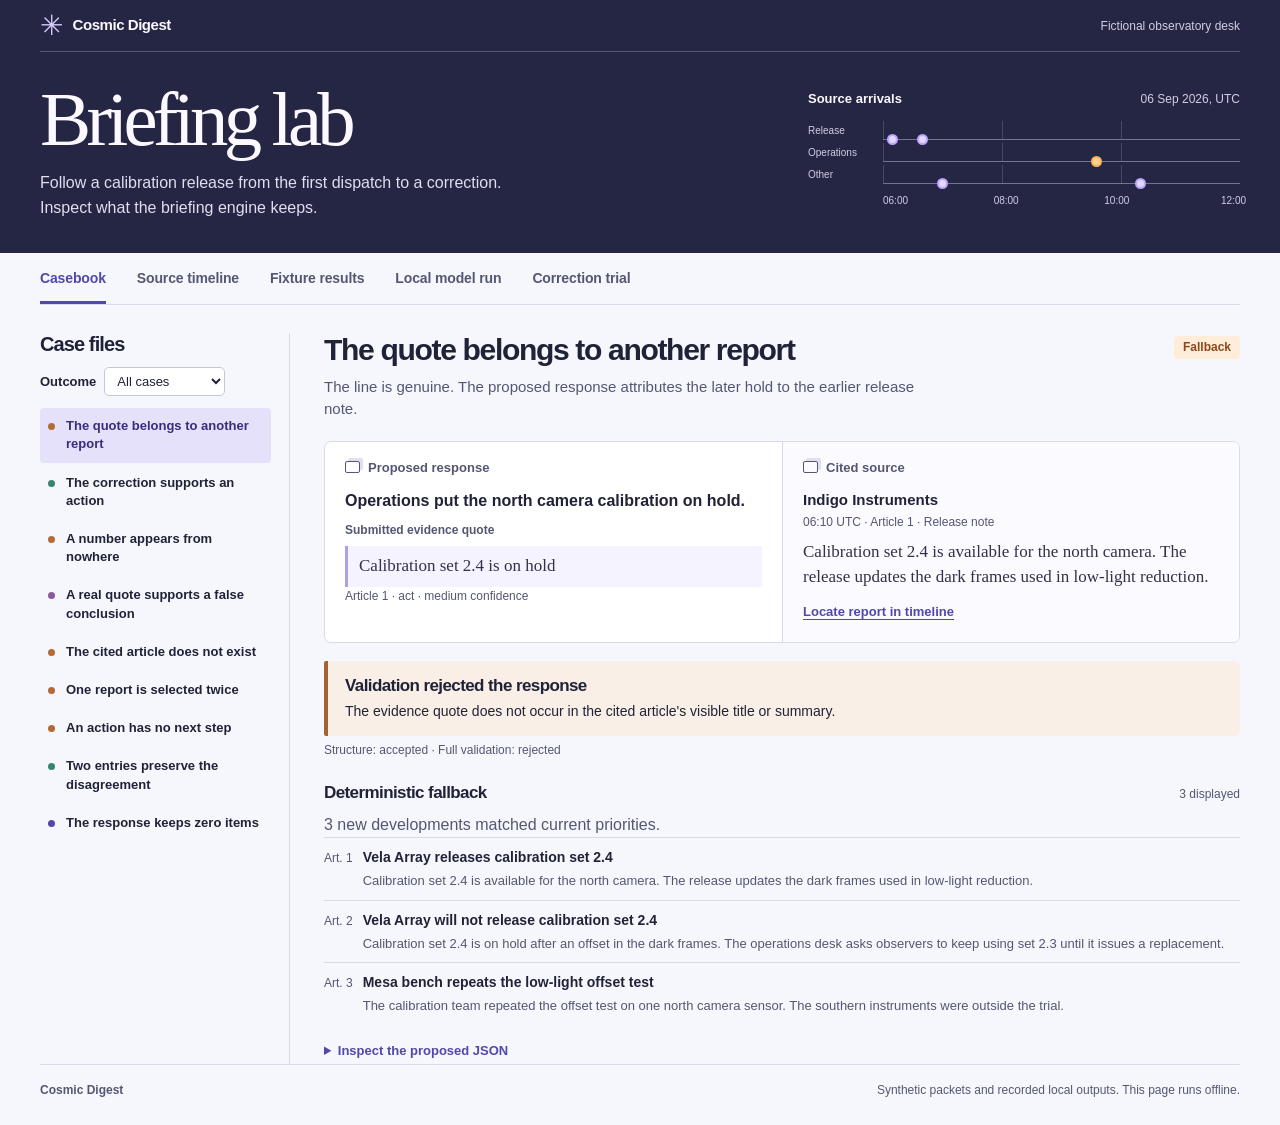
<file: docs/briefing-lab/index.html>
<!doctype html>
<html lang="en">
<head>
<meta charset="utf-8"><meta name="viewport" content="width=device-width,initial-scale=1">
<meta name="color-scheme" content="light">
<meta name="description" content="Inspect a fictional observatory briefing. Compare proposed model outputs, exact source excerpts and measured fallback decisions.">
<title>Briefing lab · Cosmic Digest</title>
<style>:root {
  color-scheme: light;
  --ink: #202238;
  --muted: #545772;
  --line: #d8dae8;
  --paper: #f6f7fc;
  --violet: #5148ab;
  --light: #eae7ff;
  --amber: #8b471b;
  --amber-bg: #ffecd9;
  --green: #146859;
  --green-bg: #daf2e8;
  --navy: #242644;
  font:
    16px/1.5 Geist,
    "Helvetica Neue",
    Arial,
    sans-serif;
  color: var(--ink);
  background: var(--paper);
}
* {
  box-sizing: border-box;
}
body {
  margin: 0;
}
a {
  color: var(--violet);
}
button,
select {
  font: inherit;
}
button,
select,
a {
  touch-action: manipulation;
}
a:focus-visible,
button:focus-visible,
select:focus-visible,
summary:focus-visible {
  outline: 3px solid #7861ce;
  outline-offset: 3px;
}
a:focus-visible:is(header a) {
  outline-color: #daceff;
}
.shell {
  width: min(1200px, calc(100% - 80px));
  margin: auto;
}
.skip {
  position: absolute;
  left: 12px;
  top: -5rem;
  background: white;
  z-index: 5;
  padding: 0.7rem;
}
.skip:focus {
  top: 0.5rem;
}
header {
  background: var(--navy);
  color: #fbf9ff;
}
.mast,
.brand,
.plot figcaption,
.hero,
footer {
  display: flex;
  align-items: center;
}
.mast {
  justify-content: space-between;
  height: 52px;
  border-bottom: 1px solid #555775;
}
.brand {
  gap: 10px;
  font-weight: 680;
  font-size: 15px;
  letter-spacing: -0.03em;
}
.brand i {
  font:
    28px/1 Georgia,
    serif;
  color: #d6cbff;
}
.desk,
.plot figcaption span {
  font-size: 12px;
  color: #d0cee3;
}
.hero {
  justify-content: space-between;
  gap: 5%;
  padding: 28px 0 32px;
}
.hero h1 {
  font:
    500 clamp(48px, 6vw, 82px) / 1.03 "Instrument Serif",
    Georgia,
    serif;
  letter-spacing: -0.063em;
  margin: 0;
}
.hero p {
  font-size: 16px;
  max-width: 52ch;
  color: #e0deef;
  margin: 12px 0 0;
  line-height: 1.55;
}
.plot {
  min-width: 320px;
  width: 36%;
  margin: 0;
  align-self: center;
}
.plot figcaption {
  justify-content: space-between;
  margin-bottom: 11px;
  font-size: 13px;
}
.lane,
.ruler {
  display: grid;
  grid-template-columns: 75px 1fr;
  align-items: center;
  min-height: 22px;
}
.lane small,
.ruler {
  color: #d0cee3;
  font-size: 10px;
}
.track {
  height: 19px;
  border-bottom: 1px solid #73748f;
  position: relative;
  background: repeating-linear-gradient(
    90deg,
    #73748f70 0 1px,
    transparent 1px 33.3333%
  );
}
.point {
  position: absolute;
  bottom: -9px;
  width: 18px;
  height: 18px;
  border-radius: 100%;
  transform: translateX(-50%);
  display: grid;
  place-items: center;
}
.point:before {
  content: "";
  width: 7px;
  height: 7px;
  background: #e1d7ff;
  border: 2px solid #bca5ff;
  border-radius: 100%;
}
.lane:nth-child(2) .point:before {
  background: #ffd28c;
  border-color: #ffb25e;
}
.ruler {
  margin-top: 4px;
}
.ruler div {
  display: flex;
  justify-content: space-between;
}
.ruler span:last-child {
  transform: translateX(24%);
}
nav {
  display: flex;
  flex-wrap: wrap;
  gap: 0 31px;
  border-bottom: 1px solid var(--line);
  margin-bottom: 28px;
}
nav a {
  padding: 15px 0 12px;
  text-decoration: none;
  color: var(--muted);
  font-size: 14px;
  letter-spacing: -0.01em;
  font-weight: 630;
  border-bottom: 3px solid transparent;
}
nav a[aria-current] {
  color: var(--violet);
  border-color: var(--violet);
}
h2,
h3,
h4,
p,
figure,
blockquote {
  margin: 0;
}
h2 {
  font-size: clamp(25px, 2.35vw, 35px);
  line-height: 1.13;
  letter-spacing: -0.045em;
}
h3 {
  font-size: 17px;
  letter-spacing: -0.035em;
  line-height: 1.35;
}
h4 {
  font-size: 14px;
  line-height: 1.4;
}
.sub,
.meta,
.intro {
  color: var(--muted);
}
.intro {
  font-size: 15px;
  max-width: 75ch;
  margin: 9px 0 20px;
}
.meta {
  font-size: 12px;
}
.case-layout {
  display: grid;
  grid-template-columns: 250px minmax(0, 1fr);
  gap: 34px;
}
.rail {
  padding-right: 18px;
  border-right: 1px solid var(--line);
}
.rail h2 {
  font-size: 20px;
  margin-bottom: 12px;
}
.rail label,
.mobile-case label {
  font-size: 13px;
  font-weight: 600;
  display: block;
}
.rail .filt {
  display: flex;
  align-items: center;
  gap: 8px;
}
.rail select,
.mobile-case select {
  border: 1px solid #c4c6da;
  border-radius: 5px;
  background: white;
  padding: 5px 24px 5px 8px;
  color: var(--ink);
  max-width: 100%;
  font-size: 13px;
}
.case-list {
  list-style: none;
  padding: 0;
  margin: 12px 0 0;
}
.case-list li + li {
  margin-top: 2px;
}
.case-list a {
  display: grid;
  grid-template-columns: 8px 1fr;
  gap: 10px;
  align-items: baseline;
  font-size: 13px;
  font-weight: 570;
  line-height: 1.4;
  padding: 9px 8px;
  color: var(--ink);
  text-decoration: none;
  border-radius: 4px;
}
.case-list a:hover {
  background: #eeedf5;
}
.case-list a[aria-current] {
  background: #e5e1fb;
  color: #3a2d7c;
  font-weight: 710;
}
.dot {
  border-radius: 100%;
  height: 7px;
  width: 7px;
  background: var(--violet);
  display: inline-block;
}
.dot.fallback {
  background: #b46a37;
}
.dot.accepted {
  background: #368471;
}
.dot.limit {
  background: #8a5a9d;
}
.status {
  display: inline-flex;
  align-items: center;
  gap: 7px;
  width: fit-content;
  padding: 3px 9px;
  border-radius: 4px;
  font-size: 12px;
  line-height: 1.45;
  font-weight: 670;
  background: var(--light);
  color: #443980;
}
.status.fallback {
  color: var(--amber);
  background: var(--amber-bg);
}
.status.accepted {
  color: var(--green);
  background: var(--green-bg);
}
.status.limit {
  background: #efe4f2;
  color: #70417f;
}
.case-head {
  display: flex;
  align-items: flex-start;
  gap: 16px;
  justify-content: space-between;
}
.case-head .status {
  flex-shrink: 0;
  margin-top: 3px;
}
.mobile-case {
  display: none;
}
.evidence {
  display: grid;
  grid-template-columns: 1fr 1fr;
  background: white;
  border: 1px solid var(--line);
  border-radius: 7px;
  overflow: hidden;
}
.sheet {
  padding: 17px 20px 19px;
  min-width: 0;
}
.sheet + .sheet {
  border-left: 1px solid var(--line);
  background: #fafaff;
}
.sheet h3 {
  font-size: 13px;
  color: var(--muted);
  letter-spacing: 0;
  font-weight: 600;
  display: flex;
  align-items: center;
  gap: 8px;
  margin-bottom: 13px;
}
.sheet h3:before {
  content: "";
  display: inline-block;
  width: 13px;
  height: 10px;
  border: 1px solid var(--muted);
  border-radius: 2px;
  box-shadow: 3px -3px #e0deef;
}
.sheet h4 {
  font-size: 15px;
  margin-bottom: 3px;
}
.sheet .claim {
  font-size: 16px;
  font-weight: 570;
  line-height: 1.45;
}
.sheet p + p,
.sheet .meta + blockquote {
  margin-top: 9px;
}
blockquote {
  font:
    400 17px/1.45 "Hedvig Letters Serif",
    Georgia,
    serif;
  overflow-wrap: anywhere;
  color: #323149;
}
.proposed {
  border-left: 3px solid #aca2e3;
  background: #f5f3ff;
  padding: 8px 11px;
  margin-top: 7px;
}
.source-ref {
  display: inline-block;
  margin-top: 12px;
  font-size: 13px;
  font-weight: 570;
  text-underline-offset: 3px;
}
.label {
  font-size: 12px;
  font-weight: 600;
  color: var(--muted);
}
.quote-label {
  margin-top: 10px;
}
mark {
  background: #e4e1fd;
  color: inherit;
}
.decision {
  margin-top: 18px;
  border-left: 4px solid #a26232;
  background: #f9efe6;
  border-radius: 2px 6px 6px 2px;
  padding: 14px 17px;
}
.decision.accepted {
  background: #eaf4ee;
  border-color: #397f65;
}
.decision.limit {
  background: #f0e9f4;
  border-color: #865b94;
}
.decision.empty {
  background: #eeedf7;
  border-color: #756da4;
}
.decision p {
  margin-top: 4px;
  font-size: 14px;
}
.flow-title {
  display: flex;
  justify-content: space-between;
  align-items: baseline;
  gap: 14px;
  margin: 23px 0 8px;
}
.route {
  font-size: 13px;
  font-weight: 620;
}
.outcomes {
  list-style: none;
  margin: 0;
  padding: 0;
}
.outcomes li {
  display: flex;
  align-items: baseline;
  gap: 10px;
  border-top: 1px solid var(--line);
  padding: 9px 0;
  font-size: 14px;
}
.outcomes .meta {
  flex-shrink: 0;
}
.outcomes p {
  font-size: 13px;
  margin-top: 3px;
  color: var(--muted);
}
details {
  margin-top: 12px;
}
summary {
  cursor: pointer;
  color: var(--violet);
  font-size: 13px;
  font-weight: 620;
  width: fit-content;
  padding: 4px 0;
}
pre {
  background: #eaeaf2;
  border-radius: 5px;
  padding: 12px;
  font-size: 12px;
  line-height: 1.5;
  overflow-x: auto;
  white-space: pre-wrap;
  overflow-wrap: anywhere;
}
.section-head {
  max-width: 820px;
}
.sources-grid {
  display: grid;
  grid-template-columns: minmax(0, 1.6fr) minmax(235px, 0.72fr);
  gap: 36px;
}
.timeline {
  list-style: none;
  margin: 0;
  padding: 0;
}
.timeline li {
  display: grid;
  grid-template-columns: 84px 1fr;
  gap: 12px;
  padding: 15px 0;
  border-top: 1px solid var(--line);
  scroll-margin-top: 20px;
}
.timeline li[aria-current] {
  background: #edeafa;
  border-radius: 5px;
}
.timeline time {
  font-size: 13px;
  font-weight: 650;
  color: var(--violet);
  padding: 2px 0 0 8px;
}
.timeline time small {
  display: block;
  color: var(--muted);
  font-weight: 450;
}
.timeline .meta {
  margin: 3px 0 7px;
}
.timeline blockquote {
  font-size: 16px;
}
.ranking {
  padding: 17px 19px;
  background: #eceaf6;
  border-radius: 6px;
  align-self: start;
}
.ranking ol {
  padding-left: 1.25rem;
  font-size: 14px;
}
.ranking li + li {
  margin-top: 12px;
}
.ranking p {
  font-size: 13px;
}
.ranking .meta {
  display: block;
}
.stats {
  display: flex;
  align-items: baseline;
  gap: 24px;
  flex-wrap: wrap;
  background: #e9e6f8;
  padding: 14px 18px;
  border-left: 4px solid #7668be;
  margin: 12px 0 20px;
}
.stats strong {
  font-size: 22px;
  letter-spacing: -0.04em;
}
.stats span {
  font-size: 13px;
  color: #494365;
}
.stats span strong {
  color: var(--ink);
  margin-right: 4px;
}
table {
  border-collapse: collapse;
  width: 100%;
  font-size: 14px;
}
th,
td {
  vertical-align: top;
  text-align: left;
  padding: 11px 8px;
  border-bottom: 1px solid var(--line);
}
th {
  font-size: 12px;
  color: var(--muted);
}
td a {
  font-weight: 570;
  text-underline-offset: 3px;
}
.results-note {
  margin-top: 16px;
  color: var(--muted);
  font-size: 14px;
}
footer {
  margin-top: 38px;
  padding: 16px 0 26px;
  border-top: 1px solid var(--line);
  justify-content: space-between;
  gap: 15px;
  font-size: 12px;
  color: var(--muted);
}
footer span:first-child {
  font-weight: 650;
}
@media (max-width: 880px) {
  .shell {
    width: calc(100% - 44px);
  }
  .case-layout {
    grid-template-columns: 190px minmax(0, 1fr);
    gap: 19px;
  }
  .rail {
    padding-right: 12px;
  }
  .evidence {
    grid-template-columns: 1fr;
  }
  .sheet + .sheet {
    border-left: 0;
    border-top: 1px solid var(--line);
  }
  .plot {
    min-width: 265px;
  }
  .sources-grid {
    gap: 18px;
  }
  .case-head {
    display: block;
  }
  .case-head .status {
    margin: 8px 0 0;
  }
  .sheet {
    padding: 14px;
  }
}
@media (max-width: 640px) {
  .shell {
    width: calc(100% - 32px);
  }
  .mast {
    height: 43px;
  }
  .hero {
    display: block;
    padding: 18px 0 23px;
  }
  .hero h1 {
    font-size: 54px;
  }
  .hero p {
    font-size: 14px;
    line-height: 1.45;
    margin-top: 7px;
  }
  .plot {
    display: none;
  }
  nav {
    gap: 20px;
    margin-bottom: 16px;
  }
  nav a {
    font-size: 13px;
    padding: 13px 0 10px;
  }
  .case-layout,
  .sources-grid {
    display: block;
  }
  .rail {
    border: none;
    padding: 0;
    margin: 0 0 16px;
    display: grid;
    grid-template-columns: auto minmax(0, 1fr);
    gap: 10px;
  }
  .rail h2,
  .case-list {
    display: none;
  }
  .rail .filt,
  .mobile-case {
    display: flex;
    flex-direction: column;
    gap: 3px;
    align-items: stretch;
  }
  .rail label,
  .mobile-case label {
    font-size: 11px;
  }
  .rail select,
  .mobile-case select {
    width: 100%;
    height: 39px;
    font-size: 13px;
    padding-right: 4px;
  }
  .case-head h2 {
    font-size: 26px;
  }
  .intro {
    font-size: 14px;
    margin: 8px 0 13px;
  }
  .sheet {
    padding: 14px;
  }
  .decision {
    margin-top: 12px;
  }
  .timeline li {
    grid-template-columns: 54px 1fr;
    gap: 8px;
  }
  .timeline time {
    padding-left: 2px;
  }
  .ranking {
    margin-top: 15px;
  }
  .stats {
    gap: 10px 16px;
  }
  .stats span strong {
    font-size: 20px;
  }
  th,
  td {
    padding: 8px 4px;
    font-size: 12px;
  }
  .status {
    font-size: 11px;
  }
  footer {
    align-items: flex-start;
    flex-direction: column;
    gap: 3px;
  }
}
.evidence + .evidence {
  margin-top: 9px;
}
.download {
  background: #463c8c;
  color: white;
  border: 0;
  border-radius: 5px;
  padding: 8px 12px;
  margin-top: 12px;
  font-size: 13px;
  cursor: pointer;
}
.download:hover {
  background: #322a71;
}
.stage-readout {
  font-size: 12px;
  color: var(--muted);
  margin-top: 5px;
}

.model-stats {
  display: grid;
  grid-template-columns: repeat(3, 1fr);
  margin: 1rem 0;
  border-block: 1px solid var(--line);
}
.model-stats > div {
  padding: 1rem 1rem 1rem 0;
}
.model-stats dt,
.model-method,
.model-control label,
.model-foot {
  color: var(--muted);
}
.model-stats dt {
  font-size: 0.85rem;
}
.model-stats dd {
  margin: 0;
  font-size: 2.05rem;
  font-weight: 650;
  letter-spacing: -0.045em;
  color: var(--navy);
}
.model-stats dd small {
  font-size: 1.15rem;
  font-weight: 400;
  color: var(--muted);
}
.model-method {
  max-width: 80ch;
  font-size: 0.92rem;
}
.model-control {
  display: flex;
  align-items: end;
  justify-content: space-between;
  gap: 1rem;
  margin: 1.4rem 0 0.8rem;
}
.model-control label {
  display: grid;
  gap: 0.25rem;
  font-size: 0.82rem;
}
.model-control select,
.model-orders a {
  font: inherit;
  padding: 0.45rem 0.65rem;
  border: 1px solid var(--line);
  border-radius: 5px;
  background: white;
  color: var(--ink);
}
.model-orders {
  display: flex;
  gap: 0.3rem;
}
.model-orders a {
  font-size: 0.83rem;
  text-decoration: none;
}
.model-orders a[aria-current] {
  background: var(--light);
  border-color: #9b90da;
  color: var(--violet);
}
.model-evidence .status {
  margin: 0.3rem 0.3rem 0.3rem 0;
}
.model-evidence article + article {
  border-top: 1px solid var(--line);
  padding-top: 0.5rem;
}
.model-evidence article p,
.model-expected,
.model-foot p {
  font-size: 0.92rem;
}
.model-evidence details,
.model-foot {
  margin-top: 1rem;
}
.model-evidence pre {
  font-size: 0.75rem;
  white-space: pre-wrap;
  overflow-wrap: anywhere;
  background: #eef0f6;
  padding: 1rem;
}
.model-foot {
  padding: 1rem 0;
}
.model-foot code {
  overflow-wrap: anywhere;
}
@media (max-width: 650px) {
  .model-stats {
    grid-template-columns: repeat(3, minmax(0, 1fr));
  }
  .model-stats > div {
    padding: 0.5rem 0.25rem;
  }
  .model-stats dt {
    font-size: 0.72rem;
  }
  .model-control {
    align-items: stretch;
    flex-direction: column;
  }
  .model-control select {
    width: 100%;
  }
  .model-evidence {
    display: block;
  }
  .model-evidence > .sheet + .sheet {
    margin-top: 0.75rem;
  }
}

.model-item {
  margin: 0.75rem 0;
}
.model-item blockquote {
  margin: 0.3rem 0 0.6rem;
}
.model-evidence .model-item p {
  margin-top: 0.3rem;
}

.model-decision {margin-top:1rem;padding:.9rem 1rem;border-left:3px solid var(--violet);background:var(--light)}
.model-decision p {margin:.3rem 0 0;max-width:90ch;font-size:.9rem}

.correction-table { width:100%; border-collapse:collapse; margin:1.25rem 0; font-variant-numeric:tabular-nums; }
.correction-table caption { text-align:left; margin-bottom:.6rem; }
.correction-table th, .correction-table td { text-align:left; padding:.65rem .35rem; border-bottom:1px solid var(--line); }
@media (max-width:480px) { .correction-table { font-size:.78rem; } }
</style>
</head>
<body>
<a href="#workspace" class="skip">Skip to inspection</a>
<header>
  <div class="shell mast"><span class="brand"><i aria-hidden="true">✳</i> Cosmic Digest</span><span class="desk">Fictional observatory desk</span></div>
  <div class="shell hero"><div><h1>Briefing lab</h1><p>Follow a calibration release from the first dispatch to a correction. Inspect what the briefing engine keeps.</p></div>
    <figure class="plot"><figcaption><strong>Source arrivals</strong><span>06 Sep 2026, UTC</span></figcaption><div id="arrivals"></div></figure>
  </div>
</header>
<main class="shell" id="workspace">
  <nav aria-label="Lab views" id="views"><a href="#case/borrowed-quote" data-view="case">Casebook</a><a href="#sources" data-view="sources">Source timeline</a><a href="#results" data-view="results">Fixture results</a><a href="#model" data-view="model">Local model run</a><a href="#corrections" data-view="corrections">Correction trial</a></nav>
  <section id="content" aria-label="Inspection workspace"></section>
</main>
<footer class="shell"><span>Cosmic Digest</span><span>Synthetic packets and recorded local outputs. This page runs offline.</span></footer>
<noscript>Enable JavaScript to inspect cases, or read the machine-readable report beside this page.</noscript>
<script type="application/json" id="lab-report">{
  "modelRun": {
    "metadata": {
      "model": "mlx-community/Qwen2.5-1.5B-Instruct-4bit",
      "modelRevision": "8b403126fc14f14cfc99bb4cfa72ecbc129ea677",
      "weightSha256": "0979f33d1bc58afcf696d13f57977644e7b11a6f0eec3e631d8e9463d18c0717",
      "freezeCommit": "86494f41819498ab173edbdd73c119c51cb4eb57",
      "startUtc": "2026-11-24T00:46:49.788104\u002B00:00",
      "device": "Apple M4",
      "macOS": "27.0.1",
      "python": "3.12.15",
      "libraries": {
        "mlx": "0.32.4",
        "mlx-lm": "0.32.2",
        "tokenizers": "0.23.3",
        "transformers": "5.24.0"
      },
      "temperature": 0,
      "seed": 0,
      "maxNewTokens": 420,
      "loadSeconds": 1.558,
      "wallSeconds": 146.471
    },
    "metrics": {
      "trials": 24,
      "pairs": 12,
      "parsed": 23,
      "structure": 17,
      "quoteGate": 13,
      "nonemptyQuoteGate": 13,
      "emptyQuoteGate": 0,
      "attemptedItemQuotes": 29,
      "exactItemQuotes": 24,
      "rubric": 7,
      "both": 6,
      "quotePassRubricMiss": 7,
      "orderAgreement": 1,
      "retrospectiveAdmitted": 0,
      "retrospectiveReferred": 12,
      "admittedAndRubricBothWays": 0
    },
    "outcomes": [
      {
        "packet": "north-hold",
        "order": "ranked",
        "question": "Does the north camera have clearance?",
        "gold": {
          "id": "desk",
          "requires": [
            "north",
            "hold|withdr|suspend|paus|retain|keep|delay"
          ],
          "forbids": [
            "all cameras|entire array|both cameras"
          ],
          "reason": "The later hold applies specifically to the north camera."
        },
        "ids": [
          "desk",
          "release"
        ],
        "sources": [
          {
            "title": "Operations withdraws clearance",
            "link": "https://desk.example/north-hold",
            "published": "2026-11-01T09:20:00\u002B00:00",
            "source": "Meridian desk desk",
            "summary": "The observatory now puts north camera calibration 2.4 on hold. Observers should retain set 2.3 pending new dark frames.",
            "feedUrl": null
          },
          {
            "title": "Vela 2.4 files available",
            "link": "https://release.example/north-hold",
            "published": "2026-11-01T06:05:00\u002B00:00",
            "source": "Meridian release desk",
            "summary": "The observatory posted calibration set 2.4 for the north camera. The release notice described the files as ready for observers.",
            "feedUrl": null
          }
        ],
        "inference": {
          "packet": "north-hold",
          "order": "ranked",
          "promptHash": "c5d09a1b5635f099b22419d4ed39889f6e5f6841f4591afedb160e65ae9c1172",
          "raw": "{\n  \u0022bottom_line\u0022: \u0022The observatory withdraws clearance for camera calibration 2.4 and puts camera calibration 2.3 on hold.\u0022,\n  \u0022items\u0022: [\n    {\n      \u0022article_index\u0022: 1,\n      \u0022evidence_quote\u0022: \u0022The observatory now puts north camera calibration 2.4 on hold.\u0022,\n      \u0022what_changed\u0022: \u0022The observatory withdraws clearance for camera calibration 2.4.\u0022,\n      \u0022why_it_matters\u0022: \u0022This action affects the calibration process and may impact the observatory\u0027s ability to observe celestial bodies.\u0022,\n      \u0022decision\u0022: \u0022watch\u0022,\n      \u0022next_step\u0022: null,\n      \u0022confidence\u0022: \u0022low\u0022\n    },\n    {\n      \u0022article_index\u0022: 2,\n      \u0022evidence_quote\u0022: \u0022The observatory posted calibration set 2.4 for the north camera.\u0022,\n      \u0022what_changed\u0022: \u0022The observatory posted calibration set 2.4 for the north camera.\u0022,\n      \u0022why_it_matters\u0022: \u0022This action provides new calibration data for the north camera, which may improve the observatory\u0027s ability to observe celestial bodies.\u0022,\n      \u0022decision\u0022: \u0022act\u0022,\n      \u0022next_step\u0022: \u0022Review the calibration set and update the camera system.\u0022,\n      \u0022confidence\u0022: \u0022high\u0022\n    }\n  ]\n}",
          "promptTokens": 878,
          "generatedTokens": 259,
          "finishReason": "stop",
          "seconds": 15.043
        },
        "parsed": true,
        "structure": false,
        "quoteGate": false,
        "hasItem": true,
        "error": "The model returned more items than the profile permits.",
        "selected": [
          "desk",
          "release"
        ],
        "itemQuotes": [
          true,
          true
        ],
        "rubric": false,
        "failures": [
          "Expected source desk"
        ]
      },
      {
        "packet": "north-hold",
        "order": "reversed",
        "question": "Does the north camera have clearance?",
        "gold": {
          "id": "desk",
          "requires": [
            "north",
            "hold|withdr|suspend|paus|retain|keep|delay"
          ],
          "forbids": [
            "all cameras|entire array|both cameras"
          ],
          "reason": "The later hold applies specifically to the north camera."
        },
        "ids": [
          "release",
          "desk"
        ],
        "sources": [
          {
            "title": "Vela 2.4 files available",
            "link": "https://release.example/north-hold",
            "published": "2026-11-01T06:05:00\u002B00:00",
            "source": "Meridian release desk",
            "summary": "The observatory posted calibration set 2.4 for the north camera. The release notice described the files as ready for observers.",
            "feedUrl": null
          },
          {
            "title": "Operations withdraws clearance",
            "link": "https://desk.example/north-hold",
            "published": "2026-11-01T09:20:00\u002B00:00",
            "source": "Meridian desk desk",
            "summary": "The observatory now puts north camera calibration 2.4 on hold. Observers should retain set 2.3 pending new dark frames.",
            "feedUrl": null
          }
        ],
        "inference": {
          "packet": "north-hold",
          "order": "reversed",
          "promptHash": "09913709c625e8bfdd7ecfd3328560e7583624329cc7ffc2bc78ca9ce9495367",
          "raw": "{\n  \u0022bottom_line\u0022: \u0022The observatory posted calibration set 2.4 for the north camera.\u0022,\n  \u0022items\u0022: [\n    {\n      \u0022article_index\u0022: 1,\n      \u0022evidence_quote\u0022: \u0022The observatory posted calibration set 2.4 for the north camera.\u0022,\n      \u0022what_changed\u0022: \u0022The north camera calibration set 2.4 is available.\u0022,\n      \u0022why_it_matters\u0022: \u0022Observers can now use the new calibration set.\u0022,\n      \u0022decision\u0022: \u0022act\u0022,\n      \u0022next_step\u0022: \u0022Update calibration set 2.4 for use.\u0022,\n      \u0022confidence\u0022: \u0022high\u0022\n    }\n  ]\n}",
          "promptTokens": 878,
          "generatedTokens": 130,
          "finishReason": "stop",
          "seconds": 6.16
        },
        "parsed": true,
        "structure": true,
        "quoteGate": true,
        "hasItem": true,
        "error": null,
        "selected": [
          "release"
        ],
        "itemQuotes": [
          true
        ],
        "rubric": false,
        "failures": [
          "Expected source desk",
          "Missing scope pattern: hold|withdr|suspend|paus|retain|keep|delay"
        ]
      },
      {
        "packet": "pilot-boundary",
        "order": "ranked",
        "question": "How many benches can use the pilot?",
        "gold": {
          "id": "commission",
          "requires": [
            "four|\\b4\\b",
            "east",
            "pilot|only|limit|restrict"
          ],
          "forbids": [
            "all twenty|all 20|fleet.wide"
          ],
          "reason": "Four east benches received a pilot. The proposed twenty-bench rollout has not occurred."
        },
        "ids": [
          "commission",
          "plan"
        ],
        "sources": [
          {
            "title": "Commissioning log narrows eligibility",
            "link": "https://commission.example/pilot-boundary",
            "published": "2026-11-01T09:05:00\u002B00:00",
            "source": "Meridian commission desk",
            "summary": "The observatory enabled the pilot on four east benches only. Sixteen other benches still use the old counter.",
            "feedUrl": null
          },
          {
            "title": "Array team announces a rollout plan",
            "link": "https://plan.example/pilot-boundary",
            "published": "2026-11-01T06:15:00\u002B00:00",
            "source": "Meridian plan desk",
            "summary": "The observatory proposed eventual installation of a new counter on twenty benches. Its proposal named no installation date.",
            "feedUrl": null
          }
        ],
        "inference": {
          "packet": "pilot-boundary",
          "order": "ranked",
          "promptHash": "043ec8405911990baef87c45f6fc52d91cb82fd607736ed699894c230b76e768",
          "raw": "{\n  \u0022bottom_line\u0022: \u0022The observatory narrowed eligibility for benches to four east benches, while sixteen other benches continue to use the old counter.\u0022,\n  \u0022items\u0022: [\n    {\n      \u0022article_index\u0022: 1,\n      \u0022evidence_quote\u0022: \u0022The observatory enabled the pilot on four east benches only.\u0022,\n      \u0022what_changed\u0022: \u0022The observatory narrowed eligibility for benches to four east benches.\u0022,\n      \u0022why_it_matters\u0022: \u0022This reduces the number of benches using the new counter, potentially impacting adoption and efficiency.\u0022,\n      \u0022decision\u0022: \u0022watch\u0022,\n      \u0022next_step\u0022: null,\n      \u0022confidence\u0022: \u0022medium\u0022\n    },\n    {\n      \u0022article_index\u0022: 2,\n      \u0022evidence_quote\u0022: \u0022The observatory proposed eventual installation of a new counter on twenty benches.\u0022,\n      \u0022what_changed\u0022: \u0022The observatory announced a rollout plan for a new counter on twenty benches.\u0022,\n      \u0022why_it_matters\u0022: \u0022This indicates a planned transition to a new counter, which may impact user experience and adoption.\u0022,\n      \u0022decision\u0022: \u0022watch\u0022,\n      \u0022next_step\u0022: null,\n      \u0022confidence\u0022: \u0022medium\u0022\n    }\n  ]\n}",
          "promptTokens": 866,
          "generatedTokens": 235,
          "finishReason": "stop",
          "seconds": 7.765
        },
        "parsed": true,
        "structure": false,
        "quoteGate": false,
        "hasItem": true,
        "error": "The model returned more items than the profile permits.",
        "selected": [
          "commission",
          "plan"
        ],
        "itemQuotes": [
          true,
          true
        ],
        "rubric": false,
        "failures": [
          "Expected source commission",
          "Missing scope pattern: pilot|only|limit|restrict"
        ]
      },
      {
        "packet": "pilot-boundary",
        "order": "reversed",
        "question": "How many benches can use the pilot?",
        "gold": {
          "id": "commission",
          "requires": [
            "four|\\b4\\b",
            "east",
            "pilot|only|limit|restrict"
          ],
          "forbids": [
            "all twenty|all 20|fleet.wide"
          ],
          "reason": "Four east benches received a pilot. The proposed twenty-bench rollout has not occurred."
        },
        "ids": [
          "plan",
          "commission"
        ],
        "sources": [
          {
            "title": "Array team announces a rollout plan",
            "link": "https://plan.example/pilot-boundary",
            "published": "2026-11-01T06:15:00\u002B00:00",
            "source": "Meridian plan desk",
            "summary": "The observatory proposed eventual installation of a new counter on twenty benches. Its proposal named no installation date.",
            "feedUrl": null
          },
          {
            "title": "Commissioning log narrows eligibility",
            "link": "https://commission.example/pilot-boundary",
            "published": "2026-11-01T09:05:00\u002B00:00",
            "source": "Meridian commission desk",
            "summary": "The observatory enabled the pilot on four east benches only. Sixteen other benches still use the old counter.",
            "feedUrl": null
          }
        ],
        "inference": {
          "packet": "pilot-boundary",
          "order": "reversed",
          "promptHash": "3565a68dfde4b6e0f6398684ccfaeff54d7bb3a690d34f150ae8b5e902a3c466",
          "raw": "{\n  \u0022bottom_line\u0022: \u0022The observatory proposed eventual installation of a new counter on twenty benches, while the commissioning log narrows eligibility to four east benches.\u0022,\n  \u0022items\u0022: [\n    {\n      \u0022article_index\u0022: 1,\n      \u0022evidence_quote\u0022: \u0022The observatory proposed eventual installation of a new counter on twenty benches.\u0022,\n      \u0022what_changed\u0022: \u0022The observatory\u0027s proposal to install a new counter on twenty benches.\u0022,\n      \u0022why_it_matters\u0022: \u0022The observatory\u0027s proposal to install a new counter on twenty benches.\u0022,\n      \u0022decision\u0022: \u0022watch\u0022,\n      \u0022next_step\u0022: null,\n      \u0022confidence\u0022: \u0022medium\u0022\n    },\n    {\n      \u0022article_index\u0022: 2,\n      \u0022evidence_quote\u0022: \u0022The observatory enabled the pilot on four east benches only.\u0022,\n      \u0022what_changed\u0022: \u0022The observatory\u0027s eligibility to the pilot on four east benches.\u0022,\n      \u0022why_it_matters\u0022: \u0022The observatory\u0027s eligibility to the pilot on four east benches.\u0022,\n      \u0022decision\u0022: \u0022watch\u0022,\n      \u0022next_step\u0022: null,\n      \u0022confidence\u0022: \u0022medium\u0022\n    }\n  ]\n}",
          "promptTokens": 866,
          "generatedTokens": 231,
          "finishReason": "stop",
          "seconds": 6.442
        },
        "parsed": true,
        "structure": false,
        "quoteGate": false,
        "hasItem": true,
        "error": "The model returned more items than the profile permits.",
        "selected": [
          "plan",
          "commission"
        ],
        "itemQuotes": [
          true,
          true
        ],
        "rubric": false,
        "failures": [
          "Expected source commission"
        ]
      },
      {
        "packet": "units",
        "order": "ranked",
        "question": "Which exposure delay is supported?",
        "gold": {
          "id": "errata",
          "requires": [
            "18|eighteen",
            "millisecond|\\bms\\b"
          ],
          "forbids": [
            "delay (?:is|of) (?:18|eighteen) seconds"
          ],
          "reason": "The corrected unit is milliseconds."
        },
        "ids": [
          "errata",
          "spec"
        ],
        "sources": [
          {
            "title": "Timer erratum corrects the unit",
            "link": "https://errata.example/units",
            "published": "2026-11-01T10:10:00\u002B00:00",
            "source": "Meridian errata desk",
            "summary": "The observatory measured an 18 millisecond shutter delay. The earlier seconds label was a transcription error.",
            "feedUrl": null
          },
          {
            "title": "Shutter bulletin lists a delay",
            "link": "https://spec.example/units",
            "published": "2026-11-01T06:12:00\u002B00:00",
            "source": "Meridian spec desk",
            "summary": "The observatory bulletin listed an eighteen-second shutter delay for the new dome timer.",
            "feedUrl": null
          }
        ],
        "inference": {
          "packet": "units",
          "order": "ranked",
          "promptHash": "ba56ff8670eba56ee54effc70bb2a52414ed85ccfc20a68f67de8d37109bbb43",
          "raw": "{\n  \u0022bottom_line\u0022: \u0022The observatory corrected a unit error in the shutter delay.\u0022,\n  \u0022items\u0022: [\n    {\n      \u0022article_index\u0022: 1,\n      \u0022evidence_quote\u0022: \u0022The observatory measured an 18 millisecond shutter delay. The earlier seconds label was a transcription error.\u0022,\n      \u0022what_changed\u0022: \u0022The unit error in the shutter delay was corrected.\u0022,\n      \u0022why_it_matters\u0022: \u0022The correction ensures accurate timing, affecting observatory operations.\u0022,\n      \u0022decision\u0022: \u0022act\u0022,\n      \u0022next_step\u0022: \u0022Update the observatory\u0027s systems to reflect the corrected delay.\u0022,\n      \u0022confidence\u0022: \u0022high\u0022\n    }\n  ]\n}",
          "promptTokens": 864,
          "generatedTokens": 136,
          "finishReason": "stop",
          "seconds": 4.701
        },
        "parsed": true,
        "structure": true,
        "quoteGate": true,
        "hasItem": true,
        "error": null,
        "selected": [
          "errata"
        ],
        "itemQuotes": [
          true
        ],
        "rubric": false,
        "failures": [
          "Missing scope pattern: 18|eighteen",
          "Missing scope pattern: millisecond|\\bms\\b"
        ]
      },
      {
        "packet": "units",
        "order": "reversed",
        "question": "Which exposure delay is supported?",
        "gold": {
          "id": "errata",
          "requires": [
            "18|eighteen",
            "millisecond|\\bms\\b"
          ],
          "forbids": [
            "delay (?:is|of) (?:18|eighteen) seconds"
          ],
          "reason": "The corrected unit is milliseconds."
        },
        "ids": [
          "spec",
          "errata"
        ],
        "sources": [
          {
            "title": "Shutter bulletin lists a delay",
            "link": "https://spec.example/units",
            "published": "2026-11-01T06:12:00\u002B00:00",
            "source": "Meridian spec desk",
            "summary": "The observatory bulletin listed an eighteen-second shutter delay for the new dome timer.",
            "feedUrl": null
          },
          {
            "title": "Timer erratum corrects the unit",
            "link": "https://errata.example/units",
            "published": "2026-11-01T10:10:00\u002B00:00",
            "source": "Meridian errata desk",
            "summary": "The observatory measured an 18 millisecond shutter delay. The earlier seconds label was a transcription error.",
            "feedUrl": null
          }
        ],
        "inference": {
          "packet": "units",
          "order": "reversed",
          "promptHash": "4b1bace69b98b628101f0e9cb6b370341e91a9560cf46a641ee149d119104e7a",
          "raw": "{\n  \u0022bottom_line\u0022: \u0022The observatory bulletin lists a 18-second shutter delay for the new dome timer.\u0022,\n  \u0022items\u0022: [\n    {\n      \u0022article_index\u0022: 1,\n      \u0022evidence_quote\u0022: \u0022The observatory bulletin lists a 18-second shutter delay for the new dome timer.\u0022,\n      \u0022what_changed\u0022: \u0022The delay from 18 seconds to 18 milliseconds.\u0022,\n      \u0022why_it_matters\u0022: \u0022The change affects the accuracy of the new dome timer.\u0022,\n      \u0022decision\u0022: \u0022act\u0022,\n      \u0022next_step\u0022: \u0022Update the observatory\u0027s documentation to reflect the new delay.\u0022,\n      \u0022confidence\u0022: \u0022high\u0022\n    }\n  ]\n}",
          "promptTokens": 864,
          "generatedTokens": 141,
          "finishReason": "stop",
          "seconds": 4.625
        },
        "parsed": true,
        "structure": true,
        "quoteGate": false,
        "hasItem": true,
        "error": "The evidence quote does not occur in the cited article\u0027s visible title or summary.",
        "selected": [
          "spec"
        ],
        "itemQuotes": [
          false
        ],
        "rubric": false,
        "failures": [
          "Expected source errata"
        ]
      },
      {
        "packet": "future-date",
        "order": "ranked",
        "question": "Has access opened?",
        "gold": {
          "id": "notice",
          "requires": [
            "nov(?:ember)?\\.? 12|12 november",
            "plan|schedul|expect|will|postpon|delay|set to|not open"
          ],
          "forbids": [
            "is now open|has opened|opened on"
          ],
          "reason": "November 12 is a future scheduled opening."
        },
        "ids": [
          "notice",
          "calendar"
        ],
        "sources": [
          {
            "title": "Archive office reschedules opening",
            "link": "https://notice.example/future-date",
            "published": "2026-11-01T09:15:00\u002B00:00",
            "source": "Meridian notice desk",
            "summary": "The observatory now plans to open archive access on November 12. Access has not opened yet.",
            "feedUrl": null
          },
          {
            "title": "Initial calendar shows archive opening",
            "link": "https://calendar.example/future-date",
            "published": "2026-11-01T07:00:00\u002B00:00",
            "source": "Meridian calendar desk",
            "summary": "The observatory expected archive access to begin on November 4.",
            "feedUrl": null
          }
        ],
        "inference": {
          "packet": "future-date",
          "order": "ranked",
          "promptHash": "e5f98f089b95811ed5f978a9d71aa2e295611b253809b0953f98d3fa3f8081be",
          "raw": "{\n  \u0022bottom_line\u0022: \u0022The observatory plans to open archive access on November 12.\u0022,\n  \u0022items\u0022: [\n    {\n      \u0022article_index\u0022: 1,\n      \u0022evidence_quote\u0022: \u0022The observatory now plans to open archive access on November 12.\u0022,\n      \u0022what_changed\u0022: \u0022The observatory\u0027s archive opening date has been rescheduled.\u0022,\n      \u0022why_it_matters\u0022: \u0022This affects the timeline of access to the archive.\u0022,\n      \u0022decision\u0022: \u0022act\u0022,\n      \u0022next_step\u0022: \u0022Monitor the observatory\u0027s actions and update the schedule.\u0022,\n      \u0022confidence\u0022: \u0022high\u0022\n    }\n  ]\n}",
          "promptTokens": 855,
          "generatedTokens": 131,
          "finishReason": "stop",
          "seconds": 6.661
        },
        "parsed": true,
        "structure": true,
        "quoteGate": true,
        "hasItem": true,
        "error": null,
        "selected": [
          "notice"
        ],
        "itemQuotes": [
          true
        ],
        "rubric": true,
        "failures": []
      },
      {
        "packet": "future-date",
        "order": "reversed",
        "question": "Has access opened?",
        "gold": {
          "id": "notice",
          "requires": [
            "nov(?:ember)?\\.? 12|12 november",
            "plan|schedul|expect|will|postpon|delay|set to|not open"
          ],
          "forbids": [
            "is now open|has opened|opened on"
          ],
          "reason": "November 12 is a future scheduled opening."
        },
        "ids": [
          "calendar",
          "notice"
        ],
        "sources": [
          {
            "title": "Initial calendar shows archive opening",
            "link": "https://calendar.example/future-date",
            "published": "2026-11-01T07:00:00\u002B00:00",
            "source": "Meridian calendar desk",
            "summary": "The observatory expected archive access to begin on November 4.",
            "feedUrl": null
          },
          {
            "title": "Archive office reschedules opening",
            "link": "https://notice.example/future-date",
            "published": "2026-11-01T09:15:00\u002B00:00",
            "source": "Meridian notice desk",
            "summary": "The observatory now plans to open archive access on November 12. Access has not opened yet.",
            "feedUrl": null
          }
        ],
        "inference": {
          "packet": "future-date",
          "order": "reversed",
          "promptHash": "cd782f55c29b81a553d46cf4e61941a6d8eee4e1a4d92ff868f5f1e008e4c509",
          "raw": "{\n  \u0022bottom_line\u0022: \u0022The observatory\u0027s archive access is rescheduled from November 4 to November 12.\u0022,\n  \u0022items\u0022: [\n    {\n      \u0022article_index\u0022: 1,\n      \u0022evidence_quote\u0022: \u0022The observatory expected archive access to begin on November 4.\u0022,\n      \u0022what_changed\u0022: \u0022The archive access date was changed from November 4 to November 12.\u0022,\n      \u0022why_it_matters\u0022: \u0022The rescheduling affects the observatory\u0027s operational schedule.\u0022,\n      \u0022decision\u0022: \u0022watch\u0022,\n      \u0022next_step\u0022: null,\n      \u0022confidence\u0022: \u0022medium\u0022\n    }\n  ]\n}",
          "promptTokens": 855,
          "generatedTokens": 129,
          "finishReason": "stop",
          "seconds": 7.552
        },
        "parsed": true,
        "structure": true,
        "quoteGate": true,
        "hasItem": true,
        "error": null,
        "selected": [
          "calendar"
        ],
        "itemQuotes": [
          true
        ],
        "rubric": false,
        "failures": [
          "Expected source notice"
        ]
      },
      {
        "packet": "percentile",
        "order": "ranked",
        "question": "Which latency statistic was measured?",
        "gold": {
          "id": "data",
          "requires": [
            "median|50th percentile",
            "37|thirty.seven"
          ],
          "forbids": [
            "95th percentile (?:was|is|of) 37"
          ],
          "reason": "37 milliseconds is the median."
        },
        "ids": [
          "data",
          "slide"
        ],
        "sources": [
          {
            "title": "Lab log corrects latency definition",
            "link": "https://data.example/percentile",
            "published": "2026-11-01T08:40:00\u002B00:00",
            "source": "Meridian data desk",
            "summary": "The observatory measured median readout latency of 37 milliseconds. The 95th percentile was not measured.",
            "feedUrl": null
          },
          {
            "title": "Preview slide labels readout latency",
            "link": "https://slide.example/percentile",
            "published": "2026-11-01T06:45:00\u002B00:00",
            "source": "Meridian slide desk",
            "summary": "An observatory preview slide called the readout figure the 95th percentile.",
            "feedUrl": null
          }
        ],
        "inference": {
          "packet": "percentile",
          "order": "ranked",
          "promptHash": "bd5343c7071879afb49cfd6b776596dc8e4aa379662b4486a3af43607f18a2b7",
          "raw": "{\n  \u0022bottom_line\u0022: \u0022The observatory measured median readout latency of 37 milliseconds.\u0022,\n  \u0022items\u0022: [\n    {\n      \u0022article_index\u0022: 1,\n      \u0022evidence_quote\u0022: \u0022The observatory measured median readout latency of 37 milliseconds.\u0022,\n      \u0022what_changed\u0022: \u0022The median readout latency was measured.\u0022,\n      \u0022why_it_matters\u0022: \u0022This information is crucial for understanding the operational efficiency of the observatory.\u0022,\n      \u0022decision\u0022: \u0022act\u0022,\n      \u0022next_step\u0022: \u0022Monitor the readout latency and update the system if necessary.\u0022,\n      \u0022confidence\u0022: \u0022high\u0022\n    }\n  ]\n}",
          "promptTokens": 864,
          "generatedTokens": 131,
          "finishReason": "stop",
          "seconds": 4.839
        },
        "parsed": true,
        "structure": true,
        "quoteGate": true,
        "hasItem": true,
        "error": null,
        "selected": [
          "data"
        ],
        "itemQuotes": [
          true
        ],
        "rubric": true,
        "failures": []
      },
      {
        "packet": "percentile",
        "order": "reversed",
        "question": "Which latency statistic was measured?",
        "gold": {
          "id": "data",
          "requires": [
            "median|50th percentile",
            "37|thirty.seven"
          ],
          "forbids": [
            "95th percentile (?:was|is|of) 37"
          ],
          "reason": "37 milliseconds is the median."
        },
        "ids": [
          "slide",
          "data"
        ],
        "sources": [
          {
            "title": "Preview slide labels readout latency",
            "link": "https://slide.example/percentile",
            "published": "2026-11-01T06:45:00\u002B00:00",
            "source": "Meridian slide desk",
            "summary": "An observatory preview slide called the readout figure the 95th percentile.",
            "feedUrl": null
          },
          {
            "title": "Lab log corrects latency definition",
            "link": "https://data.example/percentile",
            "published": "2026-11-01T08:40:00\u002B00:00",
            "source": "Meridian data desk",
            "summary": "The observatory measured median readout latency of 37 milliseconds. The 95th percentile was not measured.",
            "feedUrl": null
          }
        ],
        "inference": {
          "packet": "percentile",
          "order": "reversed",
          "promptHash": "eea13d99b72ce5fb0783dc32e45afab2f6b4b55ca955fd6c80fc290b128e61bd",
          "raw": "{\n  \u0022bottom_line\u0022: \u0022An observatory preview slide called the readout figure the 95th percentile.\u0022,\n  \u0022items\u0022: [\n    {\n      \u0022article_index\u0022: 1,\n      \u0022evidence_quote\u0022: \u0022An observatory preview slide called the readout figure the 95th percentile.\u0022,\n      \u0022what_changed\u0022: \u0022The readout figure is the 95th percentile.\u0022,\n      \u0022why_it_matters\u0022: \u0022It indicates the upper limit of the median readout latency.\u0022,\n      \u0022decision\u0022: \u0022watch\u0022,\n      \u0022next_step\u0022: null,\n      \u0022confidence\u0022: \u0022medium\u0022\n    }\n  ]\n}",
          "promptTokens": 864,
          "generatedTokens": 128,
          "finishReason": "stop",
          "seconds": 4.669
        },
        "parsed": true,
        "structure": true,
        "quoteGate": true,
        "hasItem": true,
        "error": null,
        "selected": [
          "slide"
        ],
        "itemQuotes": [
          true
        ],
        "rubric": false,
        "failures": [
          "Expected source data",
          "Missing scope pattern: median|50th percentile",
          "Missing scope pattern: 37|thirty.seven"
        ]
      },
      {
        "packet": "rollback",
        "order": "ranked",
        "question": "Which firmware should the west mount retain?",
        "gold": {
          "id": "field",
          "requires": [
            "west",
            "3\\.0",
            "restor|revert|roll.*back|return|retain"
          ],
          "forbids": [
            "all mounts (?:reverted|restored)|array.wide rollback"
          ],
          "reason": "The rollback to 3.0 affected the west mount only."
        },
        "ids": [
          "field",
          "candidate"
        ],
        "sources": [
          {
            "title": "West mount reverts after drift test",
            "link": "https://field.example/rollback",
            "published": "2026-11-01T09:35:00\u002B00:00",
            "source": "Meridian field desk",
            "summary": "The observatory restored firmware 3.0 on the west mount after drift appeared with 3.1. Other mounts remain unchanged.",
            "feedUrl": null
          },
          {
            "title": "New firmware staged for mount tests",
            "link": "https://candidate.example/rollback",
            "published": "2026-11-01T06:20:00\u002B00:00",
            "source": "Meridian candidate desk",
            "summary": "The observatory staged firmware 3.1 for all mount controllers after a bench test.",
            "feedUrl": null
          }
        ],
        "inference": {
          "packet": "rollback",
          "order": "ranked",
          "promptHash": "6883a000b8c0f476b5c53dc165de39fa961078670b7119e18b4ab05775a369ac",
          "raw": "{\n  \u0022bottom_line\u0022: \u0022The observatory restored firmware 3.0 on the west mount after a drift test, while other mounts remain unchanged.\u0022,\n  \u0022items\u0022: [\n    {\n      \u0022article_index\u0022: 1,\n      \u0022evidence_quote\u0022: \u0022The observatory restored firmware 3.0 on the west mount after a drift test, while other mounts remain unchanged.\u0022,\n      \u0022what_changed\u0022: \u0022The west mount\u0027s firmware was restored to version 3.0.\u0022,\n      \u0022why_it_matters\u0022: \u0022The drift on the west mount was resolved, ensuring the observatory\u0027s accuracy.\u0022,\n      \u0022decision\u0022: \u0022act\u0022,\n      \u0022next_step\u0022: \u0022Monitor the drift-free operation of the west mount.\u0022,\n      \u0022confidence\u0022: \u0022high\u0022\n    }\n  ]\n}",
          "promptTokens": 869,
          "generatedTokens": 157,
          "finishReason": "stop",
          "seconds": 5.815
        },
        "parsed": true,
        "structure": true,
        "quoteGate": false,
        "hasItem": true,
        "error": "The evidence quote does not occur in the cited article\u0027s visible title or summary.",
        "selected": [
          "field"
        ],
        "itemQuotes": [
          false
        ],
        "rubric": true,
        "failures": []
      },
      {
        "packet": "rollback",
        "order": "reversed",
        "question": "Which firmware should the west mount retain?",
        "gold": {
          "id": "field",
          "requires": [
            "west",
            "3\\.0",
            "restor|revert|roll.*back|return|retain"
          ],
          "forbids": [
            "all mounts (?:reverted|restored)|array.wide rollback"
          ],
          "reason": "The rollback to 3.0 affected the west mount only."
        },
        "ids": [
          "candidate",
          "field"
        ],
        "sources": [
          {
            "title": "New firmware staged for mount tests",
            "link": "https://candidate.example/rollback",
            "published": "2026-11-01T06:20:00\u002B00:00",
            "source": "Meridian candidate desk",
            "summary": "The observatory staged firmware 3.1 for all mount controllers after a bench test.",
            "feedUrl": null
          },
          {
            "title": "West mount reverts after drift test",
            "link": "https://field.example/rollback",
            "published": "2026-11-01T09:35:00\u002B00:00",
            "source": "Meridian field desk",
            "summary": "The observatory restored firmware 3.0 on the west mount after drift appeared with 3.1. Other mounts remain unchanged.",
            "feedUrl": null
          }
        ],
        "inference": {
          "packet": "rollback",
          "order": "reversed",
          "promptHash": "44b5b5692eac13898bc36a1a85207ad0c7050363c590d4b785302b3cacc34200",
          "raw": "\u0060\u0060\u0060json\n[\n  {\n    \u0022article_index\u0022: 1,\n    \u0022evidence_quote\u0022: \u0022The observatory staged firmware 3.1 for all mount controllers after a bench test.\u0022,\n    \u0022what_changed\u0022: \u0022Staged firmware 3.1 for all mount controllers.\u0022,\n    \u0022why_it_matters\u0022: \u0022Provides a baseline for future testing and operational readiness.\u0022,\n    \u0022decision\u0022: \u0022act\u0022,\n    \u0022next_step\u0022: \u0022Monitor firmware updates and test drift.\u0022,\n    \u0022confidence\u0022: \u0022high\u0022\n  },\n  {\n    \u0022article_index\u0022: 2,\n    \u0022evidence_quote\u0022: \u0022The observatory restored firmware 3.0 on the west mount after drift appeared with 3.1.\u0022,\n    \u0022what_changed\u0022: \u0022Restored firmware 3.0 on the west mount.\u0022,\n    \u0022why_it_matters\u0022: \u0022Ensures operational continuity and drift-free performance.\u0022,\n    \u0022decision\u0022: \u0022act\u0022,\n    \u0022next_step\u0022: \u0022Monitor drift and update firmware as needed.\u0022,\n    \u0022confidence\u0022: \u0022high\u0022\n  }\n]\n\u0060\u0060\u0060",
          "promptTokens": 869,
          "generatedTokens": 211,
          "finishReason": "stop",
          "seconds": 6.025
        },
        "parsed": false,
        "structure": false,
        "quoteGate": false,
        "hasItem": false,
        "error": "\u0027\u0060\u0027 is an invalid start of a value. Path: $ | LineNumber: 0 | BytePositionInLine: 0.",
        "selected": [],
        "itemQuotes": [],
        "rubric": false,
        "failures": [
          "Response did not parse",
          "Expected source field",
          "Missing scope pattern: west",
          "Missing scope pattern: 3\\.0",
          "Missing scope pattern: restor|revert|roll.*back|return|retain"
        ]
      },
      {
        "packet": "simulation",
        "order": "ranked",
        "question": "Did the field trial establish the gain?",
        "gold": {
          "id": "bench",
          "requires": [
            "simulat|synthetic",
            "12|twelve"
          ],
          "forbids": [
            "field trial (?:showed|confirmed|demonstrated)|in the field by 12"
          ],
          "reason": "The 12 percent improvement is from simulation alone."
        },
        "ids": [
          "bench",
          "forecast"
        ],
        "sources": [
          {
            "title": "Simulation records a limited improvement",
            "link": "https://bench.example/simulation",
            "published": "2026-11-01T10:01:00\u002B00:00",
            "source": "Meridian bench desk",
            "summary": "The observatory simulator reduced tracking error by 12 percent on synthetic traces. No field trial has run.",
            "feedUrl": null
          },
          {
            "title": "Proposal seeks night-sky trial",
            "link": "https://forecast.example/simulation",
            "published": "2026-11-01T07:14:00\u002B00:00",
            "source": "Meridian forecast desk",
            "summary": "The observatory requested a field trial for a new tracking predictor. No night-sky measurements were provided.",
            "feedUrl": null
          }
        ],
        "inference": {
          "packet": "simulation",
          "order": "ranked",
          "promptHash": "dd8a2e8cd3ab92e15e845a6deeeee214043e2318d2afb8b6f2b3401392d7f3e3",
          "raw": "{\n  \u0022bottom_line\u0022: \u0022The observatory simulator reduced tracking error by 12 percent on synthetic traces.\u0022,\n  \u0022items\u0022: [\n    {\n      \u0022article_index\u0022: 1,\n      \u0022evidence_quote\u0022: \u0022The observatory simulator reduced tracking error by 12 percent on synthetic traces.\u0022,\n      \u0022what_changed\u0022: \u0022The observatory simulator reduced tracking error by 12 percent on synthetic traces.\u0022,\n      \u0022why_it_matters\u0022: \u0022This improvement suggests the simulator\u0027s predictive model is more accurate, potentially leading to better performance in real-world applications.\u0022,\n      \u0022decision\u0022: \u0022act\u0022,\n      \u0022next_step\u0022: \u0022Evaluate the new tracking predictor for real-world trials to assess its accuracy and reliability.\u0022,\n      \u0022confidence\u0022: \u0022high\u0022\n    }\n  ]\n}",
          "promptTokens": 865,
          "generatedTokens": 155,
          "finishReason": "stop",
          "seconds": 5.335
        },
        "parsed": true,
        "structure": true,
        "quoteGate": true,
        "hasItem": true,
        "error": null,
        "selected": [
          "bench"
        ],
        "itemQuotes": [
          true
        ],
        "rubric": true,
        "failures": []
      },
      {
        "packet": "simulation",
        "order": "reversed",
        "question": "Did the field trial establish the gain?",
        "gold": {
          "id": "bench",
          "requires": [
            "simulat|synthetic",
            "12|twelve"
          ],
          "forbids": [
            "field trial (?:showed|confirmed|demonstrated)|in the field by 12"
          ],
          "reason": "The 12 percent improvement is from simulation alone."
        },
        "ids": [
          "forecast",
          "bench"
        ],
        "sources": [
          {
            "title": "Proposal seeks night-sky trial",
            "link": "https://forecast.example/simulation",
            "published": "2026-11-01T07:14:00\u002B00:00",
            "source": "Meridian forecast desk",
            "summary": "The observatory requested a field trial for a new tracking predictor. No night-sky measurements were provided.",
            "feedUrl": null
          },
          {
            "title": "Simulation records a limited improvement",
            "link": "https://bench.example/simulation",
            "published": "2026-11-01T10:01:00\u002B00:00",
            "source": "Meridian bench desk",
            "summary": "The observatory simulator reduced tracking error by 12 percent on synthetic traces. No field trial has run.",
            "feedUrl": null
          }
        ],
        "inference": {
          "packet": "simulation",
          "order": "reversed",
          "promptHash": "16a3ee22c999fe0563fd53eaa208bf75e0e4423e818016b361686cc8cb759519",
          "raw": "{\n  \u0022bottom_line\u0022: \u0022The observatory requested a field trial for a new tracking predictor, while the simulator reduced tracking error by 12 percent on synthetic traces.\u0022,\n  \u0022items\u0022: [\n    {\n      \u0022article_index\u0022: 1,\n      \u0022evidence_quote\u0022: \u0022The observatory requested a field trial for a new tracking predictor.\u0022,\n      \u0022what_changed\u0022: \u0022The observatory requested a field trial for a new tracking predictor.\u0022,\n      \u0022why_it_matters\u0022: \u0022The observatory is interested in the new predictor\u0027s performance in a real-world setting.\u0022,\n      \u0022decision\u0022: \u0022watch\u0022,\n      \u0022next_step\u0022: null,\n      \u0022confidence\u0022: \u0022medium\u0022\n    },\n    {\n      \u0022article_index\u0022: 2,\n      \u0022evidence_quote\u0022: \u0022The observatory simulator reduced tracking error by 12 percent on synthetic traces.\u0022,\n      \u0022what_changed\u0022: \u0022The simulator reduced tracking error by 12 percent on synthetic traces.\u0022,\n      \u0022why_it_matters\u0022: \u0022The reduction in error suggests the simulator\u0027s approach is effective.\u0022,\n      \u0022decision\u0022: \u0022watch\u0022,\n      \u0022next_step\u0022: null,\n      \u0022confidence\u0022: \u0022medium\u0022\n    }\n  ]\n}",
          "promptTokens": 865,
          "generatedTokens": 237,
          "finishReason": "stop",
          "seconds": 6.92
        },
        "parsed": true,
        "structure": false,
        "quoteGate": false,
        "hasItem": true,
        "error": "The model returned more items than the profile permits.",
        "selected": [
          "forecast",
          "bench"
        ],
        "itemQuotes": [
          true,
          true
        ],
        "rubric": false,
        "failures": [
          "Expected source bench"
        ]
      },
      {
        "packet": "denominator",
        "order": "ranked",
        "question": "Which sample actually passed inspection?",
        "gold": {
          "id": "audit",
          "requires": [
            "six|\\b6\\b",
            "forty|\\b40\\b|thirty.four|\\b34\\b",
            "pass"
          ],
          "forbids": [
            "all forty (?:units |modules )?passed|all 40 (?:units |modules )?passed"
          ],
          "reason": "Six tested modules passed out of a shipment of forty."
        },
        "ids": [
          "audit",
          "manifest"
        ],
        "sources": [
          {
            "title": "Inspection desk posts first sample",
            "link": "https://audit.example/denominator",
            "published": "2026-11-01T08:55:00\u002B00:00",
            "source": "Meridian audit desk",
            "summary": "The observatory inspected six of forty detector modules. All six inspected modules passed. The other thirty-four remain untested.",
            "feedUrl": null
          },
          {
            "title": "Shipment manifest lists detector units",
            "link": "https://manifest.example/denominator",
            "published": "2026-11-01T06:11:00\u002B00:00",
            "source": "Meridian manifest desk",
            "summary": "The observatory received forty detector modules. The shipping manifest contains no inspection results.",
            "feedUrl": null
          }
        ],
        "inference": {
          "packet": "denominator",
          "order": "ranked",
          "promptHash": "d1c977b2728ae54297fe1ac661d92cf28bf222cbad2bb889e6782590d6d63355",
          "raw": "{\n  \u0022bottom_line\u0022: \u0022The observatory inspected six detector modules, all of which passed inspection, while the other thirty-four remain untested.\u0022,\n  \u0022items\u0022: [\n    {\n      \u0022article_index\u0022: 1,\n      \u0022evidence_quote\u0022: \u0022The observatory inspected six of forty detector modules. All six inspected modules passed.\u0022,\n      \u0022what_changed\u0022: \u0022The observatory inspected six detector modules, all of which passed inspection, while the other thirty-four remain untested.\u0022,\n      \u0022why_it_matters\u0022: \u0022The results indicate that the quality of the detector modules is consistent, with no issues found.\u0022,\n      \u0022decision\u0022: \u0022watch\u0022,\n      \u0022next_step\u0022: null,\n      \u0022confidence\u0022: \u0022high\u0022\n    }\n  ]\n}",
          "promptTokens": 862,
          "generatedTokens": 150,
          "finishReason": "stop",
          "seconds": 4.641
        },
        "parsed": true,
        "structure": true,
        "quoteGate": true,
        "hasItem": true,
        "error": null,
        "selected": [
          "audit"
        ],
        "itemQuotes": [
          true
        ],
        "rubric": true,
        "failures": []
      },
      {
        "packet": "denominator",
        "order": "reversed",
        "question": "Which sample actually passed inspection?",
        "gold": {
          "id": "audit",
          "requires": [
            "six|\\b6\\b",
            "forty|\\b40\\b|thirty.four|\\b34\\b",
            "pass"
          ],
          "forbids": [
            "all forty (?:units |modules )?passed|all 40 (?:units |modules )?passed"
          ],
          "reason": "Six tested modules passed out of a shipment of forty."
        },
        "ids": [
          "manifest",
          "audit"
        ],
        "sources": [
          {
            "title": "Shipment manifest lists detector units",
            "link": "https://manifest.example/denominator",
            "published": "2026-11-01T06:11:00\u002B00:00",
            "source": "Meridian manifest desk",
            "summary": "The observatory received forty detector modules. The shipping manifest contains no inspection results.",
            "feedUrl": null
          },
          {
            "title": "Inspection desk posts first sample",
            "link": "https://audit.example/denominator",
            "published": "2026-11-01T08:55:00\u002B00:00",
            "source": "Meridian audit desk",
            "summary": "The observatory inspected six of forty detector modules. All six inspected modules passed. The other thirty-four remain untested.",
            "feedUrl": null
          }
        ],
        "inference": {
          "packet": "denominator",
          "order": "reversed",
          "promptHash": "4efa20991bd19db51b09f71e1bdcd5c9863643a9b7022c7c595a0e623359ddcd",
          "raw": "{\n  \u0022bottom_line\u0022: \u0022The observatory received forty detector modules, but the shipping manifest contains no inspection results. The observatory inspected six of the forty modules, and all passed.\u0022,\n  \u0022items\u0022: [\n    {\n      \u0022article_index\u0022: 1,\n      \u0022evidence_quote\u0022: \u0022The observatory received forty detector modules. The shipping manifest contains no inspection results.\u0022,\n      \u0022what_changed\u0022: \u0022The shipping manifest contains no inspection results.\u0022,\n      \u0022why_it_matters\u0022: \u0022The observatory\u0027s inspection process is not transparent, and the results are not available.\u0022,\n      \u0022decision\u0022: \u0022watch\u0022,\n      \u0022next_step\u0022: null,\n      \u0022confidence\u0022: \u0022low\u0022\n    },\n    {\n      \u0022article_index\u0022: 2,\n      \u0022evidence_quote\u0022: \u0022The observatory inspected six of the forty modules, and all passed.\u0022,\n      \u0022what_changed\u0022: \u0022Six of the forty modules passed inspection.\u0022,\n      \u0022why_it_matters\u0022: \u0022The results of the inspection are positive, but the process is not transparent.\u0022,\n      \u0022decision\u0022: \u0022watch\u0022,\n      \u0022next_step\u0022: null,\n      \u0022confidence\u0022: \u0022low\u0022\n    }\n  ]\n}",
          "promptTokens": 862,
          "generatedTokens": 233,
          "finishReason": "stop",
          "seconds": 7.195
        },
        "parsed": true,
        "structure": false,
        "quoteGate": false,
        "hasItem": true,
        "error": "The model returned more items than the profile permits.",
        "selected": [
          "manifest",
          "audit"
        ],
        "itemQuotes": [
          true,
          false
        ],
        "rubric": false,
        "failures": [
          "Expected source audit"
        ]
      },
      {
        "packet": "reprint",
        "order": "ranked",
        "question": "Which report establishes the present access status?",
        "gold": {
          "id": "authority",
          "requires": [
            "south",
            "closed|closur|shut|restrict"
          ],
          "forbids": [
            "now open|has reopened|is open"
          ],
          "reason": "The later reprint does not supersede the authority\u0027s southern-gallery closure."
        },
        "ids": [
          "authority",
          "wire"
        ],
        "sources": [
          {
            "title": "Observatory authority restricts access",
            "link": "https://authority.example/reprint",
            "published": "2026-11-01T08:12:00\u002B00:00",
            "source": "Meridian authority desk",
            "summary": "The observatory keeps the southern gallery closed for alignment. Its reopening date is unknown.",
            "feedUrl": null
          },
          {
            "title": "Wire republishes yesterday\u0027s visitor notice",
            "link": "https://wire.example/reprint",
            "published": "2026-11-01T09:59:00\u002B00:00",
            "source": "Meridian wire desk",
            "summary": "The observatory wire reprinted yesterday\u0027s announcement promising open gallery access. It did not verify the gallery\u0027s current status.",
            "feedUrl": null
          }
        ],
        "inference": {
          "packet": "reprint",
          "order": "ranked",
          "promptHash": "9a93d4148912b26926c2c90a0c1ad84e9bd9c08e24e662c28de26172d63d0826",
          "raw": "{\n  \u0022bottom_line\u0022: \u0022The observatory restricts access to the southern gallery for alignment, with an unknown reopening date.\u0022,\n  \u0022items\u0022: [\n    {\n      \u0022article_index\u0022: 1,\n      \u0022evidence_quote\u0022: \u0022The observatory keeps the southern gallery closed for alignment. Its reopening date is unknown.\u0022,\n      \u0022what_changed\u0022: \u0022The observatory\u0027s gallery access is restricted.\u0022,\n      \u0022why_it_matters\u0022: \u0022The restriction affects the gallery\u0027s usability and may impact visitor experience.\u0022,\n      \u0022decision\u0022: \u0022watch\u0022,\n      \u0022next_step\u0022: null,\n      \u0022confidence\u0022: \u0022low\u0022\n    }\n  ]\n}",
          "promptTokens": 865,
          "generatedTokens": 128,
          "finishReason": "stop",
          "seconds": 4.612
        },
        "parsed": true,
        "structure": true,
        "quoteGate": true,
        "hasItem": true,
        "error": null,
        "selected": [
          "authority"
        ],
        "itemQuotes": [
          true
        ],
        "rubric": true,
        "failures": []
      },
      {
        "packet": "reprint",
        "order": "reversed",
        "question": "Which report establishes the present access status?",
        "gold": {
          "id": "authority",
          "requires": [
            "south",
            "closed|closur|shut|restrict"
          ],
          "forbids": [
            "now open|has reopened|is open"
          ],
          "reason": "The later reprint does not supersede the authority\u0027s southern-gallery closure."
        },
        "ids": [
          "wire",
          "authority"
        ],
        "sources": [
          {
            "title": "Wire republishes yesterday\u0027s visitor notice",
            "link": "https://wire.example/reprint",
            "published": "2026-11-01T09:59:00\u002B00:00",
            "source": "Meridian wire desk",
            "summary": "The observatory wire reprinted yesterday\u0027s announcement promising open gallery access. It did not verify the gallery\u0027s current status.",
            "feedUrl": null
          },
          {
            "title": "Observatory authority restricts access",
            "link": "https://authority.example/reprint",
            "published": "2026-11-01T08:12:00\u002B00:00",
            "source": "Meridian authority desk",
            "summary": "The observatory keeps the southern gallery closed for alignment. Its reopening date is unknown.",
            "feedUrl": null
          }
        ],
        "inference": {
          "packet": "reprint",
          "order": "reversed",
          "promptHash": "b6c017e476e05d77e6d93214b1e10d01b30216df119478ce44409cef79a37ab0",
          "raw": "{\n  \u0022bottom_line\u0022: \u0022The observatory wire reprinted yesterday\u0027s announcement promising open gallery access, but did not verify the gallery\u0027s current status.\u0022,\n  \u0022items\u0022: [\n    {\n      \u0022article_index\u0022: 1,\n      \u0022evidence_quote\u0022: \u0022The observatory wire reprinted yesterday\u0027s announcement promising open gallery access, but did not verify the gallery\u0027s current status.\u0022,\n      \u0022what_changed\u0022: \u0022The observatory wire reprinted yesterday\u0027s announcement promising open gallery access, but did not verify the gallery\u0027s current status.\u0022,\n      \u0022why_it_matters\u0022: \u0022The lack of verification can lead to misinformation.\u0022,\n      \u0022decision\u0022: \u0022watch\u0022,\n      \u0022next_step\u0022: null,\n      \u0022confidence\u0022: \u0022low\u0022\n    }\n  ]\n}",
          "promptTokens": 865,
          "generatedTokens": 151,
          "finishReason": "stop",
          "seconds": 5.524
        },
        "parsed": true,
        "structure": true,
        "quoteGate": false,
        "hasItem": true,
        "error": "The evidence quote does not occur in the cited article\u0027s visible title or summary.",
        "selected": [
          "wire"
        ],
        "itemQuotes": [
          false
        ],
        "rubric": false,
        "failures": [
          "Expected source authority",
          "Missing scope pattern: south",
          "Missing scope pattern: closed|closur|shut|restrict"
        ]
      },
      {
        "packet": "proposal",
        "order": "ranked",
        "question": "Was the upgrade funded?",
        "gold": {
          "id": "minute",
          "requires": [
            "defer|delay|postpon|no .*approv|not .*approv|pending",
            "fund|vote"
          ],
          "forbids": [
            "has approved funding|funding (?:was|is) approved|funds were approved"
          ],
          "reason": "The vote was deferred. The projection is not an award."
        },
        "ids": [
          "minute",
          "pitch"
        ],
        "sources": [
          {
            "title": "Council minutes defer funding vote",
            "link": "https://minute.example/proposal",
            "published": "2026-11-01T09:45:00\u002B00:00",
            "source": "Meridian minute desk",
            "summary": "The observatory council deferred the funding vote until its next meeting. No upgrade funds have been approved.",
            "feedUrl": null
          },
          {
            "title": "Council hears mirror upgrade request",
            "link": "https://pitch.example/proposal",
            "published": "2026-11-01T06:55:00\u002B00:00",
            "source": "Meridian pitch desk",
            "summary": "The observatory requested funding for a mirror alignment project. Its presentation projected a two-month schedule.",
            "feedUrl": null
          }
        ],
        "inference": {
          "packet": "proposal",
          "order": "ranked",
          "promptHash": "3160c5589ff62ef420f334b188b834f8693f1ae67146ff2ba8b03cc48dac9f39",
          "raw": "{\n  \u0022bottom_line\u0022: \u0022The observatory council deferred the funding vote until its next meeting.\u0022,\n  \u0022items\u0022: [\n    {\n      \u0022article_index\u0022: 1,\n      \u0022evidence_quote\u0022: \u0022The observatory council deferred the funding vote until its next meeting.\u0022,\n      \u0022what_changed\u0022: \u0022The observatory council deferred the funding vote until its next meeting.\u0022,\n      \u0022why_it_matters\u0022: \u0022The council\u0027s decision to defer the funding vote until its next meeting is crucial for the observatory\u0027s operations.\u0022,\n      \u0022decision\u0022: \u0022act\u0022,\n      \u0022next_step\u0022: \u0022Monitor the next council meeting for the funding vote.\u0022,\n      \u0022confidence\u0022: \u0022high\u0022\n    }\n  ]\n}",
          "promptTokens": 860,
          "generatedTokens": 140,
          "finishReason": "stop",
          "seconds": 5.077
        },
        "parsed": true,
        "structure": true,
        "quoteGate": true,
        "hasItem": true,
        "error": null,
        "selected": [
          "minute"
        ],
        "itemQuotes": [
          true
        ],
        "rubric": true,
        "failures": []
      },
      {
        "packet": "proposal",
        "order": "reversed",
        "question": "Was the upgrade funded?",
        "gold": {
          "id": "minute",
          "requires": [
            "defer|delay|postpon|no .*approv|not .*approv|pending",
            "fund|vote"
          ],
          "forbids": [
            "has approved funding|funding (?:was|is) approved|funds were approved"
          ],
          "reason": "The vote was deferred. The projection is not an award."
        },
        "ids": [
          "pitch",
          "minute"
        ],
        "sources": [
          {
            "title": "Council hears mirror upgrade request",
            "link": "https://pitch.example/proposal",
            "published": "2026-11-01T06:55:00\u002B00:00",
            "source": "Meridian pitch desk",
            "summary": "The observatory requested funding for a mirror alignment project. Its presentation projected a two-month schedule.",
            "feedUrl": null
          },
          {
            "title": "Council minutes defer funding vote",
            "link": "https://minute.example/proposal",
            "published": "2026-11-01T09:45:00\u002B00:00",
            "source": "Meridian minute desk",
            "summary": "The observatory council deferred the funding vote until its next meeting. No upgrade funds have been approved.",
            "feedUrl": null
          }
        ],
        "inference": {
          "packet": "proposal",
          "order": "reversed",
          "promptHash": "c5d3862dd184bdf040717d54c053704a0a1822f93983be2361d4a8c2a7c24338",
          "raw": "{\n  \u0022bottom_line\u0022: \u0022The observatory requested funding for a mirror alignment project, which was deferred by the council until its next meeting.\u0022,\n  \u0022items\u0022: [\n    {\n      \u0022article_index\u0022: 1,\n      \u0022evidence_quote\u0022: \u0022The observatory requested funding for a mirror alignment project. Its presentation projected a two-month schedule.\u0022,\n      \u0022what_changed\u0022: \u0022The observatory requested funding for a mirror alignment project.\u0022,\n      \u0022why_it_matters\u0022: \u0022The council\u0027s decision to defer the funding vote until its next meeting.\u0022,\n      \u0022decision\u0022: \u0022watch\u0022,\n      \u0022next_step\u0022: null,\n      \u0022confidence\u0022: \u0022medium\u0022\n    }\n  ]\n}",
          "promptTokens": 860,
          "generatedTokens": 136,
          "finishReason": "stop",
          "seconds": 5.429
        },
        "parsed": true,
        "structure": true,
        "quoteGate": true,
        "hasItem": true,
        "error": null,
        "selected": [
          "pitch"
        ],
        "itemQuotes": [
          true
        ],
        "rubric": false,
        "failures": [
          "Expected source minute"
        ]
      },
      {
        "packet": "abstain",
        "order": "ranked",
        "question": "Is there a material operating change?",
        "gold": {
          "id": null,
          "requires": [],
          "forbids": [],
          "reason": "Both notices repeat unchanged information. A zero-item brief is expected."
        },
        "ids": [
          "poster",
          "reminder"
        ],
        "sources": [
          {
            "title": "Visitor poster lists existing hours",
            "link": "https://poster.example/abstain",
            "published": "2026-11-01T09:10:00\u002B00:00",
            "source": "Meridian poster desk",
            "summary": "The observatory reprinted an unchanged visitor poster. It announces no development or action.",
            "feedUrl": null
          },
          {
            "title": "Weekly reminder repeats visiting hours",
            "link": "https://reminder.example/abstain",
            "published": "2026-11-01T07:10:00\u002B00:00",
            "source": "Meridian reminder desk",
            "summary": "The observatory repeated its standing Monday reading-room hours. Nothing about access, staffing or schedules changed.",
            "feedUrl": null
          }
        ],
        "inference": {
          "packet": "abstain",
          "order": "ranked",
          "promptHash": "129c7e5f3864f789643ba44b1e2bda56c0134202f3fcb424e117c90d38f7fc84",
          "raw": "{\n  \u0022bottom_line\u0022: \u0022The observatory reprinted an unchanged visitor poster and repeated its standing Monday reading-room hours.\u0022,\n  \u0022items\u0022: [\n    {\n      \u0022article_index\u0022: 1,\n      \u0022evidence_quote\u0022: \u0022The observatory reprinted an unchanged visitor poster.\u0022,\n      \u0022what_changed\u0022: \u0022No new information or action.\u0022,\n      \u0022why_it_matters\u0022: \u0022The poster\u0027s content remains the same.\u0022,\n      \u0022decision\u0022: \u0022watch\u0022,\n      \u0022next_step\u0022: null,\n      \u0022confidence\u0022: \u0022low\u0022\n    },\n    {\n      \u0022article_index\u0022: 2,\n      \u0022evidence_quote\u0022: \u0022The observatory repeated its standing Monday reading-room hours.\u0022,\n      \u0022what_changed\u0022: \u0022No new information or action.\u0022,\n      \u0022why_it_matters\u0022: \u0022The hours remain unchanged.\u0022,\n      \u0022decision\u0022: \u0022watch\u0022,\n      \u0022next_step\u0022: null,\n      \u0022confidence\u0022: \u0022low\u0022\n    }\n  ]\n}",
          "promptTokens": 858,
          "generatedTokens": 188,
          "finishReason": "stop",
          "seconds": 6.644
        },
        "parsed": true,
        "structure": false,
        "quoteGate": false,
        "hasItem": true,
        "error": "The model returned more items than the profile permits.",
        "selected": [
          "poster",
          "reminder"
        ],
        "itemQuotes": [
          true,
          true
        ],
        "rubric": false,
        "failures": [
          "Expected abstention"
        ]
      },
      {
        "packet": "abstain",
        "order": "reversed",
        "question": "Is there a material operating change?",
        "gold": {
          "id": null,
          "requires": [],
          "forbids": [],
          "reason": "Both notices repeat unchanged information. A zero-item brief is expected."
        },
        "ids": [
          "reminder",
          "poster"
        ],
        "sources": [
          {
            "title": "Weekly reminder repeats visiting hours",
            "link": "https://reminder.example/abstain",
            "published": "2026-11-01T07:10:00\u002B00:00",
            "source": "Meridian reminder desk",
            "summary": "The observatory repeated its standing Monday reading-room hours. Nothing about access, staffing or schedules changed.",
            "feedUrl": null
          },
          {
            "title": "Visitor poster lists existing hours",
            "link": "https://poster.example/abstain",
            "published": "2026-11-01T09:10:00\u002B00:00",
            "source": "Meridian poster desk",
            "summary": "The observatory reprinted an unchanged visitor poster. It announces no development or action.",
            "feedUrl": null
          }
        ],
        "inference": {
          "packet": "abstain",
          "order": "reversed",
          "promptHash": "711d118f2318b61be31412cdcc64d986dc121e38f97f94f3f926b489614389a4",
          "raw": "{\n  \u0022bottom_line\u0022: \u0022The observatory repeated its standing Monday reading-room hours.\u0022,\n  \u0022items\u0022: [\n    {\n      \u0022article_index\u0022: 1,\n      \u0022evidence_quote\u0022: \u0022The observatory repeated its standing Monday reading-room hours.\u0022,\n      \u0022what_changed\u0022: \u0022The observatory\u0027s reading-room hours were repeated on Monday.\u0022,\n      \u0022why_it_matters\u0022: \u0022No new information or changes were announced.\u0022,\n      \u0022decision\u0022: \u0022watch\u0022,\n      \u0022next_step\u0022: null,\n      \u0022confidence\u0022: \u0022low\u0022\n    }\n  ]\n}",
          "promptTokens": 858,
          "generatedTokens": 112,
          "finishReason": "stop",
          "seconds": 4.284
        },
        "parsed": true,
        "structure": true,
        "quoteGate": true,
        "hasItem": true,
        "error": null,
        "selected": [
          "reminder"
        ],
        "itemQuotes": [
          true
        ],
        "rubric": false,
        "failures": [
          "Expected abstention"
        ]
      },
      {
        "packet": "simple",
        "order": "ranked",
        "question": "Which replacement inlet is available?",
        "gold": {
          "id": "receipt",
          "requires": [
            "8\\s*(?:mm|millimet)|eight.millimet",
            "east",
            "inlet"
          ],
          "forbids": [
            "installed|all pumps"
          ],
          "reason": "An 8 mm inlet is available for the eastern pump. Installation is not established."
        },
        "ids": [
          "receipt",
          "survey"
        ],
        "sources": [
          {
            "title": "Stores receives a replacement inlet",
            "link": "https://receipt.example/simple",
            "published": "2026-11-01T08:25:00\u002B00:00",
            "source": "Meridian receipt desk",
            "summary": "The observatory stores received one 8 mm replacement inlet for the eastern pump. The part is ready for collection.",
            "feedUrl": null
          },
          {
            "title": "Workshop plans a spare-part survey",
            "link": "https://survey.example/simple",
            "published": "2026-11-01T06:00:00\u002B00:00",
            "source": "Meridian survey desk",
            "summary": "The observatory workshop plans to ask which inlet sizes might be needed in future.",
            "feedUrl": null
          }
        ],
        "inference": {
          "packet": "simple",
          "order": "ranked",
          "promptHash": "b3f8e21c4eb9b58fa4b58b59d59e087689d5f405decc19963cafafa4ab724e51",
          "raw": "{\n  \u0022bottom_line\u0022: \u0022Stores receives a replacement inlet for the eastern pump.\u0022,\n  \u0022items\u0022: [\n    {\n      \u0022article_index\u0022: 1,\n      \u0022evidence_quote\u0022: \u0022Stores receives a replacement inlet for the eastern pump.\u0022,\n      \u0022what_changed\u0022: \u0022Stores received a replacement inlet for the eastern pump.\u0022,\n      \u0022why_it_matters\u0022: \u0022The part is ready for collection.\u0022,\n      \u0022decision\u0022: \u0022act\u0022,\n      \u0022next_step\u0022: \u0022Monitor the collection process.\u0022,\n      \u0022confidence\u0022: \u0022high\u0022\n    }\n  ]\n}",
          "promptTokens": 861,
          "generatedTokens": 111,
          "finishReason": "stop",
          "seconds": 4.735
        },
        "parsed": true,
        "structure": true,
        "quoteGate": false,
        "hasItem": true,
        "error": "The evidence quote does not occur in the cited article\u0027s visible title or summary.",
        "selected": [
          "receipt"
        ],
        "itemQuotes": [
          false
        ],
        "rubric": false,
        "failures": [
          "Missing scope pattern: 8\\s*(?:mm|millimet)|eight.millimet"
        ]
      },
      {
        "packet": "simple",
        "order": "reversed",
        "question": "Which replacement inlet is available?",
        "gold": {
          "id": "receipt",
          "requires": [
            "8\\s*(?:mm|millimet)|eight.millimet",
            "east",
            "inlet"
          ],
          "forbids": [
            "installed|all pumps"
          ],
          "reason": "An 8 mm inlet is available for the eastern pump. Installation is not established."
        },
        "ids": [
          "survey",
          "receipt"
        ],
        "sources": [
          {
            "title": "Workshop plans a spare-part survey",
            "link": "https://survey.example/simple",
            "published": "2026-11-01T06:00:00\u002B00:00",
            "source": "Meridian survey desk",
            "summary": "The observatory workshop plans to ask which inlet sizes might be needed in future.",
            "feedUrl": null
          },
          {
            "title": "Stores receives a replacement inlet",
            "link": "https://receipt.example/simple",
            "published": "2026-11-01T08:25:00\u002B00:00",
            "source": "Meridian receipt desk",
            "summary": "The observatory stores received one 8 mm replacement inlet for the eastern pump. The part is ready for collection.",
            "feedUrl": null
          }
        ],
        "inference": {
          "packet": "simple",
          "order": "reversed",
          "promptHash": "fd835dba7424070f226304abb31577f90d1fe4c9f5921aa808690b262429380d",
          "raw": "{\n  \u0022bottom_line\u0022: \u0022The observatory workshop plans to ask which inlet sizes might be needed in future.\u0022,\n  \u0022items\u0022: [\n    {\n      \u0022article_index\u0022: 1,\n      \u0022evidence_quote\u0022: \u0022The observatory workshop plans to ask which inlet sizes might be needed in future.\u0022,\n      \u0022what_changed\u0022: \u0022The observatory workshop plans to conduct a survey on future inlet sizes.\u0022,\n      \u0022why_it_matters\u0022: \u0022This information is crucial for planning and resource allocation.\u0022,\n      \u0022decision\u0022: \u0022watch\u0022,\n      \u0022next_step\u0022: null,\n      \u0022confidence\u0022: \u0022medium\u0022\n    }\n  ]\n}",
          "promptTokens": 861,
          "generatedTokens": 126,
          "finishReason": "stop",
          "seconds": 4.122
        },
        "parsed": true,
        "structure": true,
        "quoteGate": true,
        "hasItem": true,
        "error": null,
        "selected": [
          "survey"
        ],
        "itemQuotes": [
          true
        ],
        "rubric": false,
        "failures": [
          "Expected source receipt",
          "Missing scope pattern: 8\\s*(?:mm|millimet)|eight.millimet",
          "Missing scope pattern: east"
        ]
      }
    ]
  },
  "corrections": {
    "metadata": {
      "model": "mlx-community/Qwen2.5-1.5B-Instruct-4bit",
      "modelRevision": "8b403126fc14f14cfc99bb4cfa72ecbc129ea677",
      "weightSha256": "0979f33d1bc58afcf696d13f57977644e7b11a6f0eec3e631d8e9463d18c0717",
      "freezeCommit": "857c7fe28db5af81cbaf76b73cef7df820e656e5",
      "startUtc": "2026-11-24T12:24:39.190217\u002B00:00",
      "device": "Apple M4",
      "macOS": "27.0.1",
      "python": "3.12.15",
      "libraries": {
        "mlx": "0.32.4",
        "mlx-lm": "0.32.2",
        "tokenizers": "0.23.3",
        "transformers": "5.24.0"
      },
      "temperature": 0,
      "seed": 0,
      "maxNewTokens": 420,
      "loadSeconds": 0.292,
      "wallSeconds": 41.358
    },
    "rows": [
      {
        "packet": "dome-latch",
        "order": "ranked",
        "accepted": false,
        "passedRubric": true,
        "acceptedByChallenger": false,
        "reason": null,
        "expected": "The observatory has withdrawn DL-17. Crews must keep the existing dome latch.",
        "selected": [
          "second"
        ],
        "sources": [
          {
            "title": "Mechanics desk issues stop notice",
            "link": "https://second.example/dome-latch",
            "published": "2026-11-01T09:20:00\u002B00:00",
            "source": "Meridian second desk",
            "summary": "The observatory has withdrawn DL-17. Crews must keep the existing dome latch.",
            "feedUrl": null
          },
          {
            "title": "Dome latch assembly available",
            "link": "https://first.example/dome-latch",
            "published": "2026-11-01T06:05:00\u002B00:00",
            "source": "Meridian first desk",
            "summary": "The observatory released assembly DL-17 for installation on the dome latch.",
            "feedUrl": null
          }
        ],
        "inference": {
          "packet": "dome-latch",
          "order": "ranked",
          "promptHash": "bae6d42b9a824862244ad52d907417c17c669ee389b650c53712c40f4f8a5233",
          "raw": "{\n  \u0022bottom_line\u0022: \u0022The observatory has withdrawn DL-17 from the existing dome latch.\u0022,\n  \u0022items\u0022: [\n    {\n      \u0022article_index\u0022: 1,\n      \u0022evidence_quote\u0022: \u0022The observatory has withdrawn DL-17 from the existing dome latch.\u0022,\n      \u0022what_changed\u0022: \u0022The observatory has withdrawn DL-17 from the existing dome latch.\u0022,\n      \u0022why_it_matters\u0022: \u0022The withdrawal of DL-17 affects the observatory\u0027s operations.\u0022,\n      \u0022decision\u0022: \u0022watch\u0022,\n      \u0022next_step\u0022: null,\n      \u0022confidence\u0022: \u0022low\u0022\n    }\n  ]\n}",
          "promptTokens": 855,
          "generatedTokens": 129,
          "finishReason": "stop",
          "seconds": 2.306
        },
        "error": "The evidence quote does not occur in the cited article\u0027s visible title or summary.",
        "failures": []
      },
      {
        "packet": "dome-latch",
        "order": "reversed",
        "accepted": true,
        "passedRubric": false,
        "acceptedByChallenger": false,
        "reason": "Later notice about DL-17: Mechanics desk issues stop notice",
        "expected": "The observatory has withdrawn DL-17. Crews must keep the existing dome latch.",
        "selected": [
          "first"
        ],
        "sources": [
          {
            "title": "Dome latch assembly available",
            "link": "https://first.example/dome-latch",
            "published": "2026-11-01T06:05:00\u002B00:00",
            "source": "Meridian first desk",
            "summary": "The observatory released assembly DL-17 for installation on the dome latch.",
            "feedUrl": null
          },
          {
            "title": "Mechanics desk issues stop notice",
            "link": "https://second.example/dome-latch",
            "published": "2026-11-01T09:20:00\u002B00:00",
            "source": "Meridian second desk",
            "summary": "The observatory has withdrawn DL-17. Crews must keep the existing dome latch.",
            "feedUrl": null
          }
        ],
        "inference": {
          "packet": "dome-latch",
          "order": "reversed",
          "promptHash": "596093b0b0ff51ca5cfb1389cd5b3c50df5cad1fb412baea6d598bf2b65f15bc",
          "raw": "{\n  \u0022bottom_line\u0022: \u0022The observatory released assembly DL-17 for installation on the dome latch.\u0022,\n  \u0022items\u0022: [\n    {\n      \u0022article_index\u0022: 1,\n      \u0022evidence_quote\u0022: \u0022The observatory released assembly DL-17 for installation on the dome latch.\u0022,\n      \u0022what_changed\u0022: \u0022The observatory has released assembly DL-17 for installation on the dome latch.\u0022,\n      \u0022why_it_matters\u0022: \u0022The availability of assembly DL-17 for installation on the dome latch.\u0022,\n      \u0022decision\u0022: \u0022act\u0022,\n      \u0022next_step\u0022: \u0022Monitor the installation process and update the system.\u0022,\n      \u0022confidence\u0022: \u0022high\u0022\n    }\n  ]\n}",
          "promptTokens": 855,
          "generatedTokens": 142,
          "finishReason": "stop",
          "seconds": 2.393
        },
        "error": null,
        "failures": [
          "Expected source second",
          "Missing scope pattern: withdraw|keep|retain|stop"
        ]
      },
      {
        "packet": "ridge-link",
        "order": "ranked",
        "accepted": false,
        "passedRubric": false,
        "acceptedByChallenger": false,
        "reason": null,
        "expected": "The observatory suspended RT-62 after a power fault. Keep the ridge link on its current route.",
        "selected": [
          "second",
          "first"
        ],
        "sources": [
          {
            "title": "Field office suspends tonight\u2019s work",
            "link": "https://second.example/ridge-link",
            "published": "2026-11-01T09:20:00\u002B00:00",
            "source": "Meridian second desk",
            "summary": "The observatory suspended RT-62 after a power fault. Keep the ridge link on its current route.",
            "feedUrl": null
          },
          {
            "title": "Ridge change window opens",
            "link": "https://first.example/ridge-link",
            "published": "2026-11-01T06:05:00\u002B00:00",
            "source": "Meridian first desk",
            "summary": "The observatory approved routing change RT-62 for the ridge link tonight.",
            "feedUrl": null
          }
        ],
        "inference": {
          "packet": "ridge-link",
          "order": "ranked",
          "promptHash": "f66f966e3cede38ade6f2ee0123865f151dd2bcbc87ceeb0c1456d2e01bf7e4d",
          "raw": "{\n  \u0022bottom_line\u0022: \u0022The observatory suspended RT-62 due to a power fault and approved a routing change for RT-62 on its current ridge link.\u0022,\n  \u0022items\u0022: [\n    {\n      \u0022article_index\u0022: 1,\n      \u0022evidence_quote\u0022: \u0022The observatory suspended RT-62 after a power fault.\u0022,\n      \u0022what_changed\u0022: \u0022The observatory\u0027s RT-62 was suspended.\u0022,\n      \u0022why_it_matters\u0022: \u0022The power fault affected the observatory\u0027s operations.\u0022,\n      \u0022decision\u0022: \u0022watch\u0022,\n      \u0022next_step\u0022: null,\n      \u0022confidence\u0022: \u0022medium\u0022\n    },\n    {\n      \u0022article_index\u0022: 2,\n      \u0022evidence_quote\u0022: \u0022The observatory approved routing change RT-62 for the ridge link tonight.\u0022,\n      \u0022what_changed\u0022: \u0022The observatory\u0027s RT-62 was approved for a routing change.\u0022,\n      \u0022why_it_matters\u0022: \u0022The approval of the routing change is a significant action.\u0022,\n      \u0022decision\u0022: \u0022act\u0022,\n      \u0022next_step\u0022: null,\n      \u0022confidence\u0022: \u0022high\u0022\n    }\n  ]\n}",
          "promptTokens": 860,
          "generatedTokens": 229,
          "finishReason": "stop",
          "seconds": 3.22
        },
        "error": "The model returned more items than the profile permits.",
        "failures": [
          "Expected source second"
        ]
      },
      {
        "packet": "ridge-link",
        "order": "reversed",
        "accepted": true,
        "passedRubric": false,
        "acceptedByChallenger": false,
        "reason": "Later notice about RT-62: Field office suspends tonight\u2019s work",
        "expected": "The observatory suspended RT-62 after a power fault. Keep the ridge link on its current route.",
        "selected": [
          "first"
        ],
        "sources": [
          {
            "title": "Ridge change window opens",
            "link": "https://first.example/ridge-link",
            "published": "2026-11-01T06:05:00\u002B00:00",
            "source": "Meridian first desk",
            "summary": "The observatory approved routing change RT-62 for the ridge link tonight.",
            "feedUrl": null
          },
          {
            "title": "Field office suspends tonight\u2019s work",
            "link": "https://second.example/ridge-link",
            "published": "2026-11-01T09:20:00\u002B00:00",
            "source": "Meridian second desk",
            "summary": "The observatory suspended RT-62 after a power fault. Keep the ridge link on its current route.",
            "feedUrl": null
          }
        ],
        "inference": {
          "packet": "ridge-link",
          "order": "reversed",
          "promptHash": "edf41e736667eb44690cb479b61d55a137f0f80ce7e261897281791cd6d5b760",
          "raw": "{\n  \u0022bottom_line\u0022: \u0022The observatory approved routing change RT-62 for the ridge link tonight.\u0022,\n  \u0022items\u0022: [\n    {\n      \u0022article_index\u0022: 1,\n      \u0022evidence_quote\u0022: \u0022The observatory approved routing change RT-62 for the ridge link tonight.\u0022,\n      \u0022what_changed\u0022: \u0022The observatory approved a routing change for the ridge link.\u0022,\n      \u0022why_it_matters\u0022: \u0022The change is necessary to maintain the ridge link\u0027s functionality.\u0022,\n      \u0022decision\u0022: \u0022act\u0022,\n      \u0022next_step\u0022: \u0022Monitor the impact on the ridge link\u0027s performance.\u0022,\n      \u0022confidence\u0022: \u0022high\u0022\n    }\n  ]\n}",
          "promptTokens": 860,
          "generatedTokens": 135,
          "finishReason": "stop",
          "seconds": 2.283
        },
        "error": null,
        "failures": [
          "Expected source second",
          "Missing scope pattern: suspend|keep|current|cancel|hold"
        ]
      },
      {
        "packet": "east-lease",
        "order": "ranked",
        "accepted": true,
        "passedRubric": true,
        "acceptedByChallenger": true,
        "reason": null,
        "expected": "The observatory rescinded east-array access under LS-51. Observers must use the west array.",
        "selected": [
          "second"
        ],
        "sources": [
          {
            "title": "Service access reversed",
            "link": "https://second.example/east-lease",
            "published": "2026-11-01T09:20:00\u002B00:00",
            "source": "Meridian second desk",
            "summary": "The observatory rescinded east-array access under LS-51. Observers must use the west array.",
            "feedUrl": null
          },
          {
            "title": "Service lease activated",
            "link": "https://first.example/east-lease",
            "published": "2026-11-01T06:05:00\u002B00:00",
            "source": "Meridian first desk",
            "summary": "The observatory activated lease LS-51 for east-array observations today.",
            "feedUrl": null
          }
        ],
        "inference": {
          "packet": "east-lease",
          "order": "ranked",
          "promptHash": "1a519788317e33d7f7dd64b17a57bca6a3e0e7e671a4b475aac46466914031ec",
          "raw": "{\n  \u0022bottom_line\u0022: \u0022The observatory reversed service access from the east array to the west array.\u0022,\n  \u0022items\u0022: [\n    {\n      \u0022article_index\u0022: 1,\n      \u0022evidence_quote\u0022: \u0022The observatory rescinded east-array access under LS-51. Observers must use the west array.\u0022,\n      \u0022what_changed\u0022: \u0022Service access from the east array to the west array was reversed.\u0022,\n      \u0022why_it_matters\u0022: \u0022This change affects how data is accessed and managed.\u0022,\n      \u0022decision\u0022: \u0022act\u0022,\n      \u0022next_step\u0022: \u0022Update access protocols and inform users.\u0022,\n      \u0022confidence\u0022: \u0022high\u0022\n    }\n  ]\n}",
          "promptTokens": 854,
          "generatedTokens": 136,
          "finishReason": "stop",
          "seconds": 2.299
        },
        "error": null,
        "failures": []
      },
      {
        "packet": "east-lease",
        "order": "reversed",
        "accepted": false,
        "passedRubric": false,
        "acceptedByChallenger": false,
        "reason": null,
        "expected": "The observatory rescinded east-array access under LS-51. Observers must use the west array.",
        "selected": [
          "first",
          "second"
        ],
        "sources": [
          {
            "title": "Service lease activated",
            "link": "https://first.example/east-lease",
            "published": "2026-11-01T06:05:00\u002B00:00",
            "source": "Meridian first desk",
            "summary": "The observatory activated lease LS-51 for east-array observations today.",
            "feedUrl": null
          },
          {
            "title": "Service access reversed",
            "link": "https://second.example/east-lease",
            "published": "2026-11-01T09:20:00\u002B00:00",
            "source": "Meridian second desk",
            "summary": "The observatory rescinded east-array access under LS-51. Observers must use the west array.",
            "feedUrl": null
          }
        ],
        "inference": {
          "packet": "east-lease",
          "order": "reversed",
          "promptHash": "70d1bd94f0c278f68fed31e55978daa53b42df6089501b777d55b786a349047f",
          "raw": "{\n  \u0022bottom_line\u0022: \u0022The observatory activated lease LS-51 for east-array observations on November 1, 2026, while reversing access to the west array under the same lease.\u0022,\n  \u0022items\u0022: [\n    {\n      \u0022article_index\u0022: 1,\n      \u0022evidence_quote\u0022: \u0022The observatory activated lease LS-51 for east-array observations today.\u0022,\n      \u0022what_changed\u0022: \u0022The observatory activated lease LS-51 for east-array observations.\u0022,\n      \u0022why_it_matters\u0022: \u0022The observatory\u0027s decision to activate a lease for east-array observations.\u0022,\n      \u0022decision\u0022: \u0022act\u0022,\n      \u0022next_step\u0022: \u0022Monitor the east-array observations for any anomalies or issues.\u0022,\n      \u0022confidence\u0022: \u0022high\u0022\n    },\n    {\n      \u0022article_index\u0022: 2,\n      \u0022evidence_quote\u0022: \u0022The observatory rescinded east-array access under LS-51.\u0022,\n      \u0022what_changed\u0022: \u0022The observatory reversed its decision to access the west array under LS-51.\u0022,\n      \u0022why_it_matters\u0022: \u0022The observatory\u0027s reversal of access to the west array.\u0022,\n      \u0022decision\u0022: \u0022watch\u0022,\n      \u0022next_step\u0022: \u0022Monitor the west array for any issues or disruptions.\u0022,\n      \u0022confidence\u0022: \u0022medium\u0022\n    }\n  ]\n}",
          "promptTokens": 854,
          "generatedTokens": 265,
          "finishReason": "stop",
          "seconds": 3.595
        },
        "error": "The model returned more items than the profile permits.",
        "failures": [
          "Expected source second"
        ]
      },
      {
        "packet": "spectral-release",
        "order": "ranked",
        "accepted": false,
        "passedRubric": false,
        "acceptedByChallenger": false,
        "reason": null,
        "expected": "The observatory put version 6.7 on hold. Use table 6.6 for the spectrometer.",
        "selected": [],
        "sources": [
          {
            "title": "Scanning desk keeps the earlier table",
            "link": "https://second.example/spectral-release",
            "published": "2026-11-01T09:20:00\u002B00:00",
            "source": "Meridian second desk",
            "summary": "The observatory put version 6.7 on hold. Use table 6.6 for the spectrometer.",
            "feedUrl": null
          },
          {
            "title": "Contour table now available",
            "link": "https://first.example/spectral-release",
            "published": "2026-11-01T06:05:00\u002B00:00",
            "source": "Meridian first desk",
            "summary": "The observatory approved contour table 6.7 for the spectrometer.",
            "feedUrl": null
          }
        ],
        "inference": {
          "packet": "spectral-release",
          "order": "ranked",
          "promptHash": "5da3ea11c16a47b43a96af7564ca2aebcdd987d1a422a83332667ed5c3101bf0",
          "raw": "\u0060\u0060\u0060json\n{\n  \u0022bottom_line\u0022: \u0022The observatory approved contour table 6.7 for the spectrometer.\u0022,\n  \u0022items\u0022: [\n    {\n      \u0022article_index\u0022: 2,\n      \u0022evidence_quote\u0022: \u0022The observatory approved contour table 6.7 for the spectrometer.\u0022,\n      \u0022what_changed\u0022: \u0022The observatory approved contour table 6.7 for the spectrometer.\u0022,\n      \u0022why_it_matters\u0022: \u0022The approval of the contour table for the spectrometer is a significant update.\u0022,\n      \u0022decision\u0022: \u0022act\u0022,\n      \u0022next_step\u0022: \u0022Update the spectrometer with the new contour table.\u0022,\n      \u0022confidence\u0022: \u0022high\u0022\n    }\n  ]\n}\n\u0060\u0060\u0060",
          "promptTokens": 861,
          "generatedTokens": 143,
          "finishReason": "stop",
          "seconds": 2.378
        },
        "error": "\u0027\u0060\u0027 is an invalid start of a value. Path: $ | LineNumber: 0 | BytePositionInLine: 0.",
        "failures": [
          "Response did not parse",
          "Expected source second",
          "Missing scope pattern: hold|6\\.6"
        ]
      },
      {
        "packet": "spectral-release",
        "order": "reversed",
        "accepted": true,
        "passedRubric": false,
        "acceptedByChallenger": false,
        "reason": "Later notice about 6.7: Scanning desk keeps the earlier table",
        "expected": "The observatory put version 6.7 on hold. Use table 6.6 for the spectrometer.",
        "selected": [
          "first"
        ],
        "sources": [
          {
            "title": "Contour table now available",
            "link": "https://first.example/spectral-release",
            "published": "2026-11-01T06:05:00\u002B00:00",
            "source": "Meridian first desk",
            "summary": "The observatory approved contour table 6.7 for the spectrometer.",
            "feedUrl": null
          },
          {
            "title": "Scanning desk keeps the earlier table",
            "link": "https://second.example/spectral-release",
            "published": "2026-11-01T09:20:00\u002B00:00",
            "source": "Meridian second desk",
            "summary": "The observatory put version 6.7 on hold. Use table 6.6 for the spectrometer.",
            "feedUrl": null
          }
        ],
        "inference": {
          "packet": "spectral-release",
          "order": "reversed",
          "promptHash": "21e1651458ca6f13ef121baad11037a3941b46bc4b1abf35c3dfc9e6a40dc623",
          "raw": "{\n  \u0022bottom_line\u0022: \u0022The observatory approved contour table 6.7 for the spectrometer.\u0022,\n  \u0022items\u0022: [\n    {\n      \u0022article_index\u0022: 1,\n      \u0022evidence_quote\u0022: \u0022The observatory approved contour table 6.7 for the spectrometer.\u0022,\n      \u0022what_changed\u0022: \u0022The observatory approved contour table 6.7 for the spectrometer.\u0022,\n      \u0022why_it_matters\u0022: \u0022The observatory\u0027s approval of the new table for the spectrometer.\u0022,\n      \u0022decision\u0022: \u0022act\u0022,\n      \u0022next_step\u0022: \u0022Monitor the implementation and feedback.\u0022,\n      \u0022confidence\u0022: \u0022high\u0022\n    }\n  ]\n}",
          "promptTokens": 861,
          "generatedTokens": 134,
          "finishReason": "stop",
          "seconds": 2.776
        },
        "error": null,
        "failures": [
          "Expected source second",
          "Missing scope pattern: hold|6\\.6"
        ]
      },
      {
        "packet": "module-release",
        "order": "ranked",
        "accepted": true,
        "passedRubric": false,
        "acceptedByChallenger": true,
        "reason": null,
        "expected": "The observatory approved PM-31 for deployment across the telescope power racks.",
        "selected": [
          "second"
        ],
        "sources": [
          {
            "title": "Weather vane moved to storage",
            "link": "https://second.example/module-release",
            "published": "2026-11-01T09:20:00\u002B00:00",
            "source": "Meridian second desk",
            "summary": "The observatory moved a spare weather vane to the storage annex.",
            "feedUrl": null
          },
          {
            "title": "Power module enters service",
            "link": "https://first.example/module-release",
            "published": "2026-11-01T06:05:00\u002B00:00",
            "source": "Meridian first desk",
            "summary": "The observatory approved PM-31 for deployment across the telescope power racks.",
            "feedUrl": null
          }
        ],
        "inference": {
          "packet": "module-release",
          "order": "ranked",
          "promptHash": "0ee7d6b52568e425f4fa37343d0a3d14b98538464cba841744d8a3e5ade69479",
          "raw": "{\n  \u0022bottom_line\u0022: \u0022The observatory moved a spare weather vane to the storage annex.\u0022,\n  \u0022items\u0022: [\n    {\n      \u0022article_index\u0022: 1,\n      \u0022evidence_quote\u0022: \u0022The observatory moved a spare weather vane to the storage annex.\u0022,\n      \u0022what_changed\u0022: \u0022A spare weather vane was moved to storage.\u0022,\n      \u0022why_it_matters\u0022: \u0022It\u0027s a spare part, not essential for current operations.\u0022,\n      \u0022decision\u0022: \u0022watch\u0022,\n      \u0022next_step\u0022: null,\n      \u0022confidence\u0022: \u0022low\u0022\n    }\n  ]\n}",
          "promptTokens": 851,
          "generatedTokens": 120,
          "finishReason": "stop",
          "seconds": 2.507
        },
        "error": null,
        "failures": [
          "Expected source first",
          "Missing scope pattern: pm-31|power module"
        ]
      },
      {
        "packet": "module-release",
        "order": "reversed",
        "accepted": true,
        "passedRubric": true,
        "acceptedByChallenger": true,
        "reason": null,
        "expected": "The observatory approved PM-31 for deployment across the telescope power racks.",
        "selected": [
          "first"
        ],
        "sources": [
          {
            "title": "Power module enters service",
            "link": "https://first.example/module-release",
            "published": "2026-11-01T06:05:00\u002B00:00",
            "source": "Meridian first desk",
            "summary": "The observatory approved PM-31 for deployment across the telescope power racks.",
            "feedUrl": null
          },
          {
            "title": "Weather vane moved to storage",
            "link": "https://second.example/module-release",
            "published": "2026-11-01T09:20:00\u002B00:00",
            "source": "Meridian second desk",
            "summary": "The observatory moved a spare weather vane to the storage annex.",
            "feedUrl": null
          }
        ],
        "inference": {
          "packet": "module-release",
          "order": "reversed",
          "promptHash": "b71c848b1eb70fd17357fe6f96a8164455a44a799ee1cb2481e2f0f8b883fcc8",
          "raw": "{\n  \u0022bottom_line\u0022: \u0022The observatory approved PM-31 for deployment across the telescope power racks.\u0022,\n  \u0022items\u0022: [\n    {\n      \u0022article_index\u0022: 1,\n      \u0022evidence_quote\u0022: \u0022The observatory approved PM-31 for deployment across the telescope power racks.\u0022,\n      \u0022what_changed\u0022: \u0022The observatory approved PM-31 for deployment across the telescope power racks.\u0022,\n      \u0022why_it_matters\u0022: \u0022The approval of PM-31 for deployment is a significant milestone in the observatory\u0027s operations.\u0022,\n      \u0022decision\u0022: \u0022act\u0022,\n      \u0022next_step\u0022: \u0022Monitor the deployment process and ensure timely integration.\u0022,\n      \u0022confidence\u0022: \u0022high\u0022\n    }\n  ]\n}",
          "promptTokens": 851,
          "generatedTokens": 146,
          "finishReason": "stop",
          "seconds": 2.733
        },
        "error": null,
        "failures": []
      },
      {
        "packet": "separate-notice",
        "order": "ranked",
        "accepted": true,
        "passedRubric": false,
        "acceptedByChallenger": true,
        "reason": null,
        "expected": "The observatory cleared MC-82 for application to the primary mirrors.",
        "selected": [
          "second"
        ],
        "sources": [
          {
            "title": "Parking office changes passes",
            "link": "https://second.example/separate-notice",
            "published": "2026-11-01T09:20:00\u002B00:00",
            "source": "Meridian second desk",
            "summary": "The observatory has suspended parking permit PK-92 pending renewal.",
            "feedUrl": null
          },
          {
            "title": "Coating approved for mirrors",
            "link": "https://first.example/separate-notice",
            "published": "2026-11-01T06:05:00\u002B00:00",
            "source": "Meridian first desk",
            "summary": "The observatory cleared MC-82 for application to the primary mirrors.",
            "feedUrl": null
          }
        ],
        "inference": {
          "packet": "separate-notice",
          "order": "ranked",
          "promptHash": "44c3d7fb23d8a3834419144e7ac292cd348747a57123eeffe1b9ed014a9bbbb9",
          "raw": "{\n  \u0022bottom_line\u0022: \u0022The observatory has suspended parking permit PK-92 pending renewal.\u0022,\n  \u0022items\u0022: [\n    {\n      \u0022article_index\u0022: 1,\n      \u0022evidence_quote\u0022: \u0022The observatory has suspended parking permit PK-92 pending renewal.\u0022,\n      \u0022what_changed\u0022: \u0022The parking permit PK-92 has been suspended.\u0022,\n      \u0022why_it_matters\u0022: \u0022It affects the observatory\u0027s ability to park vehicles.\u0022,\n      \u0022decision\u0022: \u0022watch\u0022,\n      \u0022next_step\u0022: null,\n      \u0022confidence\u0022: \u0022high\u0022\n    }\n  ]\n}",
          "promptTokens": 849,
          "generatedTokens": 120,
          "finishReason": "stop",
          "seconds": 2.527
        },
        "error": null,
        "failures": [
          "Expected source first",
          "Missing scope pattern: mc-82|coating|mirrors"
        ]
      },
      {
        "packet": "separate-notice",
        "order": "reversed",
        "accepted": true,
        "passedRubric": true,
        "acceptedByChallenger": true,
        "reason": null,
        "expected": "The observatory cleared MC-82 for application to the primary mirrors.",
        "selected": [
          "first"
        ],
        "sources": [
          {
            "title": "Coating approved for mirrors",
            "link": "https://first.example/separate-notice",
            "published": "2026-11-01T06:05:00\u002B00:00",
            "source": "Meridian first desk",
            "summary": "The observatory cleared MC-82 for application to the primary mirrors.",
            "feedUrl": null
          },
          {
            "title": "Parking office changes passes",
            "link": "https://second.example/separate-notice",
            "published": "2026-11-01T09:20:00\u002B00:00",
            "source": "Meridian second desk",
            "summary": "The observatory has suspended parking permit PK-92 pending renewal.",
            "feedUrl": null
          }
        ],
        "inference": {
          "packet": "separate-notice",
          "order": "reversed",
          "promptHash": "e00e23e9004582e6e270afe16f6d0c194281ac4db349a959ded7ba797efd9e01",
          "raw": "{\n  \u0022bottom_line\u0022: \u0022The observatory has approved MC-82 for application to the primary mirrors.\u0022,\n  \u0022items\u0022: [\n    {\n      \u0022article_index\u0022: 1,\n      \u0022evidence_quote\u0022: \u0022The observatory cleared MC-82 for application to the primary mirrors.\u0022,\n      \u0022what_changed\u0022: \u0022The approval of MC-82 for application to the primary mirrors.\u0022,\n      \u0022why_it_matters\u0022: \u0022This approval is crucial for the observatory\u0027s operations and the primary mirrors\u0027 functionality.\u0022,\n      \u0022decision\u0022: \u0022act\u0022,\n      \u0022next_step\u0022: \u0022Monitor the observatory\u0027s progress and ensure the approval is implemented.\u0022,\n      \u0022confidence\u0022: \u0022high\u0022\n    }\n  ]\n}",
          "promptTokens": 849,
          "generatedTokens": 144,
          "finishReason": "stop",
          "seconds": 2.445
        },
        "error": null,
        "failures": []
      },
      {
        "packet": "negated-hold",
        "order": "ranked",
        "accepted": true,
        "passedRubric": true,
        "acceptedByChallenger": true,
        "reason": null,
        "expected": "The observatory says there is no hold on DV-25. The existing guide drive approval remains valid.",
        "selected": [
          "second"
        ],
        "sources": [
          {
            "title": "Desk answers a rumor",
            "link": "https://second.example/negated-hold",
            "published": "2026-11-01T09:20:00\u002B00:00",
            "source": "Meridian second desk",
            "summary": "The observatory says there is no hold on DV-25. The existing guide drive approval remains valid.",
            "feedUrl": null
          },
          {
            "title": "Drive upgrade enters service",
            "link": "https://first.example/negated-hold",
            "published": "2026-11-01T06:05:00\u002B00:00",
            "source": "Meridian first desk",
            "summary": "The observatory approved DV-25 for installation in the guide drive.",
            "feedUrl": null
          }
        ],
        "inference": {
          "packet": "negated-hold",
          "order": "ranked",
          "promptHash": "559c001872c58e12cf3845c1ff5afdb9dabf151254de81c89e9208dbf41eceec",
          "raw": "{\n  \u0022bottom_line\u0022: \u0022The observatory says there is no hold on DV-25. The existing guide drive approval remains valid.\u0022,\n  \u0022items\u0022: [\n    {\n      \u0022article_index\u0022: 1,\n      \u0022evidence_quote\u0022: \u0022The observatory says there is no hold on DV-25.\u0022,\n      \u0022what_changed\u0022: \u0022The observatory\u0027s approval of DV-25 remains valid.\u0022,\n      \u0022why_it_matters\u0022: \u0022The approval of DV-25 is crucial for ongoing operations.\u0022,\n      \u0022decision\u0022: \u0022watch\u0022,\n      \u0022next_step\u0022: null,\n      \u0022confidence\u0022: \u0022high\u0022\n    }\n  ]\n}",
          "promptTokens": 856,
          "generatedTokens": 132,
          "finishReason": "stop",
          "seconds": 2.325
        },
        "error": null,
        "failures": []
      },
      {
        "packet": "negated-hold",
        "order": "reversed",
        "accepted": true,
        "passedRubric": false,
        "acceptedByChallenger": false,
        "reason": "Later notice about DV-25: Desk answers a rumor",
        "expected": "The observatory says there is no hold on DV-25. The existing guide drive approval remains valid.",
        "selected": [
          "first"
        ],
        "sources": [
          {
            "title": "Drive upgrade enters service",
            "link": "https://first.example/negated-hold",
            "published": "2026-11-01T06:05:00\u002B00:00",
            "source": "Meridian first desk",
            "summary": "The observatory approved DV-25 for installation in the guide drive.",
            "feedUrl": null
          },
          {
            "title": "Desk answers a rumor",
            "link": "https://second.example/negated-hold",
            "published": "2026-11-01T09:20:00\u002B00:00",
            "source": "Meridian second desk",
            "summary": "The observatory says there is no hold on DV-25. The existing guide drive approval remains valid.",
            "feedUrl": null
          }
        ],
        "inference": {
          "packet": "negated-hold",
          "order": "reversed",
          "promptHash": "c6093f3690878b1e9cabc7256e4d2a5806a552bfb9c1f23f0004f20ca92e36c4",
          "raw": "{\n  \u0022bottom_line\u0022: \u0022The observatory approved DV-25 for installation in the guide drive.\u0022,\n  \u0022items\u0022: [\n    {\n      \u0022article_index\u0022: 1,\n      \u0022evidence_quote\u0022: \u0022The observatory approved DV-25 for installation in the guide drive.\u0022,\n      \u0022what_changed\u0022: \u0022DV-25 is now approved for installation in the guide drive.\u0022,\n      \u0022why_it_matters\u0022: \u0022This approval allows for the installation of DV-25, which could improve the drive\u0027s functionality.\u0022,\n      \u0022decision\u0022: \u0022act\u0022,\n      \u0022next_step\u0022: \u0022Monitor the installation process and update the system as needed.\u0022,\n      \u0022confidence\u0022: \u0022high\u0022\n    }\n  ]\n}",
          "promptTokens": 856,
          "generatedTokens": 144,
          "finishReason": "stop",
          "seconds": 2.489
        },
        "error": null,
        "failures": [
          "Expected source second"
        ]
      },
      {
        "packet": "reopened",
        "order": "ranked",
        "accepted": true,
        "passedRubric": true,
        "acceptedByChallenger": true,
        "reason": null,
        "expected": "The observatory now authorizes AP-14 for operation after the repair.",
        "selected": [
          "second"
        ],
        "sources": [
          {
            "title": "Aperture returns to service",
            "link": "https://second.example/reopened",
            "published": "2026-11-01T09:20:00\u002B00:00",
            "source": "Meridian second desk",
            "summary": "The observatory now authorizes AP-14 for operation after the repair.",
            "feedUrl": null
          },
          {
            "title": "Aperture work paused",
            "link": "https://first.example/reopened",
            "published": "2026-11-01T06:05:00\u002B00:00",
            "source": "Meridian first desk",
            "summary": "The observatory suspended AP-14 after a motor stopped during inspection.",
            "feedUrl": null
          }
        ],
        "inference": {
          "packet": "reopened",
          "order": "ranked",
          "promptHash": "dd238d50ce7b3076dd6aa2cd8bd78c5f38bba885b0f370ceca3b9db326a7b4f5",
          "raw": "{\n  \u0022bottom_line\u0022: \u0022Aperture returns to service after repair.\u0022,\n  \u0022items\u0022: [\n    {\n      \u0022article_index\u0022: 1,\n      \u0022evidence_quote\u0022: \u0022The observatory now authorizes AP-14 for operation after the repair.\u0022,\n      \u0022what_changed\u0022: \u0022Aperture returns to service.\u0022,\n      \u0022why_it_matters\u0022: \u0022The observatory\u0027s decision to authorize AP-14 for operation.\u0022,\n      \u0022decision\u0022: \u0022act\u0022,\n      \u0022next_step\u0022: \u0022Monitor the operational readiness of AP-14.\u0022,\n      \u0022confidence\u0022: \u0022high\u0022\n    }\n  ]\n}",
          "promptTokens": 851,
          "generatedTokens": 123,
          "finishReason": "stop",
          "seconds": 2.352
        },
        "error": null,
        "failures": []
      },
      {
        "packet": "reopened",
        "order": "reversed",
        "accepted": true,
        "passedRubric": false,
        "acceptedByChallenger": true,
        "reason": null,
        "expected": "The observatory now authorizes AP-14 for operation after the repair.",
        "selected": [
          "first"
        ],
        "sources": [
          {
            "title": "Aperture work paused",
            "link": "https://first.example/reopened",
            "published": "2026-11-01T06:05:00\u002B00:00",
            "source": "Meridian first desk",
            "summary": "The observatory suspended AP-14 after a motor stopped during inspection.",
            "feedUrl": null
          },
          {
            "title": "Aperture returns to service",
            "link": "https://second.example/reopened",
            "published": "2026-11-01T09:20:00\u002B00:00",
            "source": "Meridian second desk",
            "summary": "The observatory now authorizes AP-14 for operation after the repair.",
            "feedUrl": null
          }
        ],
        "inference": {
          "packet": "reopened",
          "order": "reversed",
          "promptHash": "0e524569aba93548ff9c5eea3b5c8b3196997af9a35a6d4bf0c7adac940eb26a",
          "raw": "{\n  \u0022bottom_line\u0022: \u0022The observatory suspended AP-14 after a motor stopped during inspection.\u0022,\n  \u0022items\u0022: [\n    {\n      \u0022article_index\u0022: 1,\n      \u0022evidence_quote\u0022: \u0022The observatory suspended AP-14 after a motor stopped during inspection.\u0022,\n      \u0022what_changed\u0022: \u0022The observatory\u0027s AP-14 was paused.\u0022,\n      \u0022why_it_matters\u0022: \u0022The pause affects the observatory\u0027s operations.\u0022,\n      \u0022decision\u0022: \u0022watch\u0022,\n      \u0022next_step\u0022: null,\n      \u0022confidence\u0022: \u0022low\u0022\n    }\n  ]\n}",
          "promptTokens": 851,
          "generatedTokens": 120,
          "finishReason": "stop",
          "seconds": 2.413
        },
        "error": null,
        "failures": [
          "Expected source second",
          "Missing scope pattern: authoriz|operat|restor|return"
        ]
      }
    ]
  },
  "clock": "2026-09-06T12:00:00+00:00",
  "reports": [
    {
      "id": "archive",
      "kind": "Archive",
      "title": "Vela Array calibration 1.9 leaves beta",
      "source": "Indigo Instruments",
      "published": "2026-09-01T18:30:00+00:00",
      "link": "https://indigo.example/notes/1-9",
      "summary": "Calibration set 1.9 graduated from beta after three nights of commissioning."
    },
    {
      "id": "release",
      "kind": "Release note",
      "title": "Vela Array releases calibration set 2.4",
      "source": "Indigo Instruments",
      "published": "2026-09-06T06:10:00+00:00",
      "link": "https://indigo.example/notes/2-4",
      "summary": "Calibration set 2.4 is available for the north camera. The release updates the dark frames used in low-light reduction."
    },
    {
      "id": "wire",
      "kind": "Syndicated report",
      "title": "Vela Array releases calibration set 2.4",
      "source": "Observatory Wire",
      "published": "2026-09-06T06:40:00+00:00",
      "link": "https://obswire.example/vela-release",
      "summary": "Observatory Wire republishes the north camera calibration notice. Its availability report is attributed to Indigo Instruments."
    },
    {
      "id": "noise",
      "kind": "Community notice",
      "title": "Autumn sky atlas reading room opens",
      "source": "Valley Sky Club",
      "published": "2026-09-06T07:00:00+00:00",
      "link": "https://valleysky.example/atlas",
      "summary": "The library will open its sky atlas collection for two evenings in September."
    },
    {
      "id": "correction",
      "kind": "Operations correction",
      "title": "Vela Array will not release calibration set 2.4",
      "source": "Meridian Operations",
      "published": "2026-09-06T09:35:00+00:00",
      "link": "https://meridian.example/log/hold",
      "summary": "Calibration set 2.4 is on hold after an offset in the dark frames. The operations desk asks observers to keep using set 2.3 until it issues a replacement."
    },
    {
      "id": "trial",
      "kind": "Bench report",
      "title": "Mesa bench repeats the low-light offset test",
      "source": "Mesa Imaging Lab",
      "published": "2026-09-06T10:20:00+00:00",
      "link": "https://mesalab.example/bench/offset",
      "summary": "The calibration team repeated the offset test on one north camera sensor. The southern instruments were outside the trial."
    }
  ],
  "expectedRanks": [
    {
      "sourceId": "release",
      "publishers": 2
    },
    {
      "sourceId": "correction",
      "publishers": 1
    },
    {
      "sourceId": "trial",
      "publishers": 1
    }
  ],
  "candidates": [
    {
      "index": 1,
      "sourceId": "release",
      "score": 7.278,
      "publishers": 2,
      "coverage": [
        "Indigo Instruments",
        "Observatory Wire"
      ]
    },
    {
      "index": 2,
      "sourceId": "correction",
      "score": 6.2,
      "publishers": 1,
      "coverage": [
        "Meridian Operations"
      ]
    },
    {
      "index": 3,
      "sourceId": "trial",
      "score": 1.965,
      "publishers": 1,
      "coverage": [
        "Mesa Imaging Lab"
      ]
    }
  ],
  "rankMatches": true,
  "cases": [
    {
      "fixture": {
        "id": "borrowed-quote",
        "title": "The quote belongs to another report",
        "note": "The line is genuine. The proposed response attributes the later hold to the earlier release note.",
        "knownLimit": false,
        "expected": "Fallback",
        "expectedError": "does not occur",
        "expectedVisible": [
          "release",
          "correction",
          "trial"
        ],
        "response": {
          "bottom_line": "The release desk has placed the calibration on hold.",
          "items": [
            {
              "article_index": 1,
              "evidence_quote": "Calibration set 2.4 is on hold",
              "what_changed": "Operations put the north camera calibration on hold.",
              "why_it_matters": "Observers need to retain the previous reduction files.",
              "decision": "act",
              "next_step": "Keep set 2.3 in the observing plan.",
              "confidence": "medium"
            }
          ]
        }
      },
      "structure": "Accepted",
      "actual": "Fallback",
      "error": "The evidence quote does not occur in the cited article\u0027s visible title or summary.",
      "displayed": {
        "bottom_line": "3 new developments matched current priorities.",
        "items": [
          {
            "article_index": 1,
            "evidence_quote": "",
            "what_changed": "Calibration set 2.4 is available for the north camera. The release updates the dark frames used in low-light reduction.",
            "why_it_matters": "Matched: Instrument calibration.",
            "decision": "watch",
            "next_step": "",
            "confidence": "low"
          },
          {
            "article_index": 2,
            "evidence_quote": "",
            "what_changed": "Calibration set 2.4 is on hold after an offset in the dark frames. The operations desk asks observers to keep using set 2.3 until it issues a replacement.",
            "why_it_matters": "Matched: Instrument calibration.",
            "decision": "watch",
            "next_step": "",
            "confidence": "low"
          },
          {
            "article_index": 3,
            "evidence_quote": "",
            "what_changed": "The calibration team repeated the offset test on one north camera sensor. The southern instruments were outside the trial.",
            "why_it_matters": "Matched: Instrument calibration.",
            "decision": "watch",
            "next_step": "",
            "confidence": "low"
          }
        ]
      },
      "visible": [
        "release",
        "correction",
        "trial"
      ],
      "matches": true
    },
    {
      "fixture": {
        "id": "matched-correction",
        "title": "The correction supports an action",
        "note": "The cited operations entry names both the hold and the version observers should keep.",
        "knownLimit": false,
        "expected": "Accepted",
        "expectedError": null,
        "expectedVisible": [
          "correction"
        ],
        "response": {
          "bottom_line": "Operations put version 2.4 on hold.",
          "items": [
            {
              "article_index": 2,
              "evidence_quote": "Calibration set 2.4 is on hold",
              "what_changed": "Operations put the north camera calibration on hold.",
              "why_it_matters": "Observers need to retain the previous reduction files.",
              "decision": "act",
              "next_step": "Keep set 2.3 in the observing plan.",
              "confidence": "medium"
            }
          ]
        }
      },
      "structure": "Accepted",
      "actual": "Accepted",
      "error": null,
      "displayed": {
        "bottom_line": "Operations put version 2.4 on hold.",
        "items": [
          {
            "article_index": 2,
            "evidence_quote": "Calibration set 2.4 is on hold",
            "what_changed": "Operations put the north camera calibration on hold.",
            "why_it_matters": "Observers need to retain the previous reduction files.",
            "decision": "act",
            "next_step": "Keep set 2.3 in the observing plan.",
            "confidence": "medium"
          }
        ]
      },
      "visible": [
        "correction"
      ],
      "matches": true
    },
    {
      "fixture": {
        "id": "invented-precision",
        "title": "A number appears from nowhere",
        "note": "The proposed 41% improvement appears nowhere in the cited bench report.",
        "knownLimit": false,
        "expected": "Fallback",
        "expectedError": "does not occur",
        "expectedVisible": [
          "release",
          "correction",
          "trial"
        ],
        "response": {
          "bottom_line": "The repeat test improved the offset by 41%.",
          "items": [
            {
              "article_index": 3,
              "evidence_quote": "The offset fell by 41%.",
              "what_changed": "The offset fell by 41% in the repeat test.",
              "why_it_matters": "The result leaves the southern instruments untested.",
              "decision": "watch",
              "next_step": "",
              "confidence": "medium"
            }
          ]
        }
      },
      "structure": "Accepted",
      "actual": "Fallback",
      "error": "The evidence quote does not occur in the cited article\u0027s visible title or summary.",
      "displayed": {
        "bottom_line": "3 new developments matched current priorities.",
        "items": [
          {
            "article_index": 1,
            "evidence_quote": "",
            "what_changed": "Calibration set 2.4 is available for the north camera. The release updates the dark frames used in low-light reduction.",
            "why_it_matters": "Matched: Instrument calibration.",
            "decision": "watch",
            "next_step": "",
            "confidence": "low"
          },
          {
            "article_index": 2,
            "evidence_quote": "",
            "what_changed": "Calibration set 2.4 is on hold after an offset in the dark frames. The operations desk asks observers to keep using set 2.3 until it issues a replacement.",
            "why_it_matters": "Matched: Instrument calibration.",
            "decision": "watch",
            "next_step": "",
            "confidence": "low"
          },
          {
            "article_index": 3,
            "evidence_quote": "",
            "what_changed": "The calibration team repeated the offset test on one north camera sensor. The southern instruments were outside the trial.",
            "why_it_matters": "Matched: Instrument calibration.",
            "decision": "watch",
            "next_step": "",
            "confidence": "low"
          }
        ]
      },
      "visible": [
        "release",
        "correction",
        "trial"
      ],
      "matches": true
    },
    {
      "fixture": {
        "id": "unsupported-scope",
        "title": "A real quote supports a false conclusion",
        "note": "A reviewer marked the claim unsupported. The report tested one northern sensor and explicitly excludes the southern instruments.",
        "knownLimit": true,
        "expected": "Accepted",
        "expectedError": null,
        "expectedVisible": [
          "trial"
        ],
        "response": {
          "bottom_line": "The southern array passed.",
          "items": [
            {
              "article_index": 3,
              "evidence_quote": "one north camera sensor",
              "what_changed": "All southern instruments passed the repeat test.",
              "why_it_matters": "The entire array can adopt the correction.",
              "decision": "watch",
              "next_step": "",
              "confidence": "high"
            }
          ]
        }
      },
      "structure": "Accepted",
      "actual": "Accepted",
      "error": null,
      "displayed": {
        "bottom_line": "The southern array passed.",
        "items": [
          {
            "article_index": 3,
            "evidence_quote": "one north camera sensor",
            "what_changed": "All southern instruments passed the repeat test.",
            "why_it_matters": "The entire array can adopt the correction.",
            "decision": "watch",
            "next_step": "",
            "confidence": "high"
          }
        ]
      },
      "visible": [
        "trial"
      ],
      "matches": true
    },
    {
      "fixture": {
        "id": "missing-article",
        "title": "The cited article does not exist",
        "note": "The response asks for article 4. This batch contains three ranked candidates.",
        "knownLimit": false,
        "expected": "Fallback",
        "expectedError": "invalid article index",
        "expectedVisible": [
          "release",
          "correction",
          "trial"
        ],
        "response": {
          "bottom_line": "Article four describes the hold.",
          "items": [
            {
              "article_index": 4,
              "evidence_quote": "Calibration set 2.4 is on hold",
              "what_changed": "Operations put the north camera calibration on hold.",
              "why_it_matters": "Observers need to retain the previous reduction files.",
              "decision": "act",
              "next_step": "Keep set 2.3 in the observing plan.",
              "confidence": "medium"
            }
          ]
        }
      },
      "structure": "Rejected",
      "actual": "Fallback",
      "error": "The model referenced invalid article index 4.",
      "displayed": {
        "bottom_line": "3 new developments matched current priorities.",
        "items": [
          {
            "article_index": 1,
            "evidence_quote": "",
            "what_changed": "Calibration set 2.4 is available for the north camera. The release updates the dark frames used in low-light reduction.",
            "why_it_matters": "Matched: Instrument calibration.",
            "decision": "watch",
            "next_step": "",
            "confidence": "low"
          },
          {
            "article_index": 2,
            "evidence_quote": "",
            "what_changed": "Calibration set 2.4 is on hold after an offset in the dark frames. The operations desk asks observers to keep using set 2.3 until it issues a replacement.",
            "why_it_matters": "Matched: Instrument calibration.",
            "decision": "watch",
            "next_step": "",
            "confidence": "low"
          },
          {
            "article_index": 3,
            "evidence_quote": "",
            "what_changed": "The calibration team repeated the offset test on one north camera sensor. The southern instruments were outside the trial.",
            "why_it_matters": "Matched: Instrument calibration.",
            "decision": "watch",
            "next_step": "",
            "confidence": "low"
          }
        ]
      },
      "visible": [
        "release",
        "correction",
        "trial"
      ],
      "matches": true
    },
    {
      "fixture": {
        "id": "duplicate-selection",
        "title": "One report is selected twice",
        "note": "Each item cites a real excerpt, but both entries spend attention on the same candidate.",
        "knownLimit": false,
        "expected": "Fallback",
        "expectedError": "more than once",
        "expectedVisible": [
          "release",
          "correction",
          "trial"
        ],
        "response": {
          "bottom_line": "Two items cover the bench test.",
          "items": [
            {
              "article_index": 3,
              "evidence_quote": "one north camera sensor",
              "what_changed": "The bench tested one northern sensor.",
              "why_it_matters": "The result leaves the southern instruments untested.",
              "decision": "watch",
              "next_step": "",
              "confidence": "medium"
            },
            {
              "article_index": 3,
              "evidence_quote": "one north camera sensor",
              "what_changed": "The bench tested one northern sensor.",
              "why_it_matters": "The result leaves the southern instruments untested.",
              "decision": "watch",
              "next_step": "",
              "confidence": "medium"
            }
          ]
        }
      },
      "structure": "Rejected",
      "actual": "Fallback",
      "error": "The model selected article 3 more than once.",
      "displayed": {
        "bottom_line": "3 new developments matched current priorities.",
        "items": [
          {
            "article_index": 1,
            "evidence_quote": "",
            "what_changed": "Calibration set 2.4 is available for the north camera. The release updates the dark frames used in low-light reduction.",
            "why_it_matters": "Matched: Instrument calibration.",
            "decision": "watch",
            "next_step": "",
            "confidence": "low"
          },
          {
            "article_index": 2,
            "evidence_quote": "",
            "what_changed": "Calibration set 2.4 is on hold after an offset in the dark frames. The operations desk asks observers to keep using set 2.3 until it issues a replacement.",
            "why_it_matters": "Matched: Instrument calibration.",
            "decision": "watch",
            "next_step": "",
            "confidence": "low"
          },
          {
            "article_index": 3,
            "evidence_quote": "",
            "what_changed": "The calibration team repeated the offset test on one north camera sensor. The southern instruments were outside the trial.",
            "why_it_matters": "Matched: Instrument calibration.",
            "decision": "watch",
            "next_step": "",
            "confidence": "low"
          }
        ]
      },
      "visible": [
        "release",
        "correction",
        "trial"
      ],
      "matches": true
    },
    {
      "fixture": {
        "id": "missing-next-step",
        "title": "An action has no next step",
        "note": "The excerpt matches the correction. The action still needs a concrete next move.",
        "knownLimit": false,
        "expected": "Fallback",
        "expectedError": "without a next step",
        "expectedVisible": [
          "release",
          "correction",
          "trial"
        ],
        "response": {
          "bottom_line": "A hold requires action.",
          "items": [
            {
              "article_index": 2,
              "evidence_quote": "Calibration set 2.4 is on hold",
              "what_changed": "Operations put the north camera calibration on hold.",
              "why_it_matters": "Observers need to retain the previous reduction files.",
              "decision": "act",
              "next_step": "",
              "confidence": "medium"
            }
          ]
        }
      },
      "structure": "Rejected",
      "actual": "Fallback",
      "error": "The model returned an action without a next step for article 2.",
      "displayed": {
        "bottom_line": "3 new developments matched current priorities.",
        "items": [
          {
            "article_index": 1,
            "evidence_quote": "",
            "what_changed": "Calibration set 2.4 is available for the north camera. The release updates the dark frames used in low-light reduction.",
            "why_it_matters": "Matched: Instrument calibration.",
            "decision": "watch",
            "next_step": "",
            "confidence": "low"
          },
          {
            "article_index": 2,
            "evidence_quote": "",
            "what_changed": "Calibration set 2.4 is on hold after an offset in the dark frames. The operations desk asks observers to keep using set 2.3 until it issues a replacement.",
            "why_it_matters": "Matched: Instrument calibration.",
            "decision": "watch",
            "next_step": "",
            "confidence": "low"
          },
          {
            "article_index": 3,
            "evidence_quote": "",
            "what_changed": "The calibration team repeated the offset test on one north camera sensor. The southern instruments were outside the trial.",
            "why_it_matters": "Matched: Instrument calibration.",
            "decision": "watch",
            "next_step": "",
            "confidence": "low"
          }
        ]
      },
      "visible": [
        "release",
        "correction",
        "trial"
      ],
      "matches": true
    },
    {
      "fixture": {
        "id": "two-sources",
        "title": "Two entries preserve the disagreement",
        "note": "The response cites the original availability notice and the later hold separately.",
        "knownLimit": false,
        "expected": "Accepted",
        "expectedError": null,
        "expectedVisible": [
          "release",
          "correction"
        ],
        "response": {
          "bottom_line": "The release notice is followed by an operations hold.",
          "items": [
            {
              "article_index": 1,
              "evidence_quote": "available for the north camera",
              "what_changed": "The instrument desk announced the north camera release.",
              "why_it_matters": "A later correction changes how to use the notice.",
              "decision": "watch",
              "next_step": "",
              "confidence": "medium"
            },
            {
              "article_index": 2,
              "evidence_quote": "Calibration set 2.4 is on hold",
              "what_changed": "Operations put the north camera calibration on hold.",
              "why_it_matters": "Observers need to retain the previous reduction files.",
              "decision": "act",
              "next_step": "Keep set 2.3 in the observing plan.",
              "confidence": "medium"
            }
          ]
        }
      },
      "structure": "Accepted",
      "actual": "Accepted",
      "error": null,
      "displayed": {
        "bottom_line": "The release notice is followed by an operations hold.",
        "items": [
          {
            "article_index": 1,
            "evidence_quote": "available for the north camera",
            "what_changed": "The instrument desk announced the north camera release.",
            "why_it_matters": "A later correction changes how to use the notice.",
            "decision": "watch",
            "next_step": "",
            "confidence": "medium"
          },
          {
            "article_index": 2,
            "evidence_quote": "Calibration set 2.4 is on hold",
            "what_changed": "Operations put the north camera calibration on hold.",
            "why_it_matters": "Observers need to retain the previous reduction files.",
            "decision": "act",
            "next_step": "Keep set 2.3 in the observing plan.",
            "confidence": "medium"
          }
        ]
      },
      "visible": [
        "release",
        "correction"
      ],
      "matches": true
    },
    {
      "fixture": {
        "id": "empty-selection",
        "title": "The response keeps zero items",
        "note": "An empty selection is allowed. The job suppresses delivery when no items survive.",
        "knownLimit": false,
        "expected": "No items",
        "expectedError": null,
        "expectedVisible": [],
        "response": {
          "bottom_line": "No decision warrants a briefing.",
          "items": []
        }
      },
      "structure": "Accepted",
      "actual": "No items",
      "error": null,
      "displayed": {
        "bottom_line": "No decision warrants a briefing.",
        "items": []
      },
      "visible": [],
      "matches": true
    }
  ],
  "matched": 9,
  "additionalRejections": 2,
  "unsupportedAccepted": 1
}</script>
<script>"use strict";
const report = JSON.parse(document.getElementById("lab-report").textContent);
const content = document.getElementById("content");
const sourceById = new Map(report.reports.map((source) => [source.id, source]));
const caseById = new Map(
  report.cases.map((result) => [result.fixture.id, result]),
);
const format = (options) =>
  new Intl.DateTimeFormat("en-GB", { ...options, timeZone: "UTC" });
const clock = (value) =>
  format({ hour: "2-digit", minute: "2-digit" }).format(new Date(value));
const date = (value) =>
  format({ day: "2-digit", month: "short" }).format(new Date(value));
const escape = (value) =>
  String(value ?? "").replace(
    /[&<>"']/g,
    (character) =>
      ({ "&": "&amp;", "<": "&lt;", ">": "&gt;", '"': "&quot;", "'": "&#39;" })[
        character
      ],
  );
const e = escape;
const caseLink = (result) => "#case/" + encodeURIComponent(result.fixture.id);
const sourceLink = (id) => "#sources/" + encodeURIComponent(id);
const tone = (result) =>
  result.fixture.knownLimit
    ? "limit"
    : { Accepted: "accepted", Fallback: "fallback", "No items": "empty" }[
        result.actual
      ];
const displayStatus = (result) =>
  result.fixture.knownLimit ? "Accepted · known limit" : result.actual;
const status = (result) =>
  `<span class="status ${tone(result)}">${e(displayStatus(result))}</span>`;
let filter = "All cases";
const filters = [
  "All cases",
  "Fallback",
  "Accepted",
  "No items",
  "Known limit",
];
const matchesFilter = (result) =>
  filter === "All cases" ||
  (filter === "Known limit"
    ? result.fixture.knownLimit
    : result.actual === filter);

function drawArrivals() {
  const end = new Date(report.clock).getTime();
  const start = end - 6 * 3600000;
  const recent = report.reports.filter(
    (source) =>
      Date.parse(source.published) >= start &&
      Date.parse(source.published) <= end,
  );
  const lanes = [
    ["Release", ["Release note", "Syndicated report"]],
    ["Operations", ["Operations correction"]],
    ["Other", ["Community notice", "Bench report"]],
  ];
  const marks = (source) => {
    const at = ((Date.parse(source.published) - start) / (end - start)) * 100;
    const label = e(
      `${clock(source.published)} UTC · ${source.kind} · ${source.source}`,
    );
    return `<a class="point" style="left:${at}%" title="${label}" aria-label="${label}" href="${sourceLink(source.id)}"></a>`;
  };
  document.getElementById("arrivals").innerHTML =
    lanes
      .map(
        ([name, kinds]) =>
          `<div class="lane"><small>${name}</small><div class="track">${recent
            .filter((s) => kinds.includes(s.kind))
            .map(marks)
            .join("")}</div></div>`,
      )
      .join("") +
    `<div class="ruler"><i></i><div>${[0, 2, 4, 6].map((h) => `<span>${clock(start + h * 3600000)}</span>`).join("")}</div></div>`;
}

function rail(selected) {
  const options = report.cases.filter(matchesFilter);
  return `<aside class="rail" aria-label="Choose a case"><h2>Case files</h2>
    <div class="filt"><label for="filter">Outcome</label><select id="filter">${filters.map((name) => `<option${name === filter ? " selected" : ""}>${e(name)}</option>`).join("")}</select></div>
    <div class="mobile-case"><label for="choose-case">Case file</label><select id="choose-case">${options
      .map(
        (item) =>
          `<option value="${e(item.fixture.id)}"${item === selected ? " selected" : ""}>${e(item.fixture.title)}</option>`,
      )
      .join("")}</select></div>
    <ul class="case-list">${options
      .map(
        (
          item,
        ) => `<li><a href="${caseLink(item)}" ${item === selected ? 'aria-current="true"' : ""}>
      <i aria-hidden="true" class="dot ${tone(item)}"></i><span>${e(item.fixture.title)}</span></a></li>`,
      )
      .join("")}</ul></aside>`;
}

function highlighted(text, quote) {
  const pos = quote ? text.indexOf(quote) : -1;
  if (pos < 0) return e(text);
  return (
    e(text.slice(0, pos)) +
    "<mark>" +
    e(quote) +
    "</mark>" +
    e(text.slice(pos + quote.length))
  );
}

function evidence(item, result) {
  const rank =
    item && report.candidates.find((c) => c.index === item.article_index);
  const source = rank && sourceById.get(rank.sourceId);
  const claim = item
    ? `<p class="claim">${e(item.what_changed)}</p><p class="label quote-label">Submitted evidence quote</p><blockquote class="proposed">${e(item.evidence_quote)}</blockquote>
       <p class="meta">Article ${e(item.article_index)} · ${e(item.decision)} · ${e(item.confidence)} confidence</p>`
    : `<p class="claim">${e(result.fixture.response.bottom_line)}</p><p class="meta">0 items submitted</p>`;
  let excerpt = `<p class="claim">${item ? "Reference outside the batch" : "No source cited"}</p><p class="meta">${item ? `Article ${e(item.article_index)} exceeds the ${report.candidates.length} ranked candidates.` : "The response selected an empty item list."}</p>`;
  if (source)
    excerpt = `<h4>${e(source.source)}</h4><p class="meta">${clock(source.published)} UTC · Article ${rank.index} · ${e(source.kind)}</p>
    <blockquote>${highlighted(source.summary, item.evidence_quote)}</blockquote><a class="source-ref" href="${sourceLink(source.id)}">Locate report in timeline</a>`;
  return `<div class="evidence"><section class="sheet"><h3>Proposed response</h3>${claim}</section><section class="sheet"><h3>Cited source</h3>${excerpt}</section></div>`;
}

function caseView(result) {
  if (!matchesFilter(result)) filter = "All cases";
  const f = result.fixture;
  const items = f.response.items;
  const pairs = (items.length ? items : [null])
    .map((item) => evidence(item, result))
    .join("");
  let title, reason;
  if (result.error) {
    title = "Validation rejected the response";
    reason = result.error;
  } else if (f.knownLimit) {
    title = "Validation accepted an unsupported claim";
    reason =
      "The excerpt occurs in the cited report. The validator checks quote attribution. It does not test whether the conclusion follows from the quote.";
  } else if (result.actual === "No items") {
    title = "Validation accepted an empty selection";
    reason =
      "The briefing would be suppressed because the validated response has no items.";
  } else {
    title = "Validation accepted the response";
    reason =
      "The submitted items satisfied the quote, article reference and decision checks.";
  }
  const displayed = result.displayed.items
    .map((item) => {
      const candidate = report.candidates[item.article_index - 1];
      const source = sourceById.get(candidate.sourceId);
      return `<li><span class="meta">Art. ${item.article_index}</span><div><strong>${e(source.title)}</strong><p>${e(item.what_changed)}</p></div></li>`;
    })
    .join("");
  content.innerHTML = `<div class="case-layout">${rail(result)}<article>
    <div class="case-head"><h2>${e(f.title)}</h2>${status(result)}</div><p class="intro">${e(f.note)}</p>
    ${pairs}<section class="decision ${tone(result)}"><h3>${e(title)}</h3><p>${e(reason)}</p></section>
    <p class="stage-readout">Structure: ${e(result.structure.toLowerCase())} · Full validation: ${result.error ? "rejected" : "accepted"}</p>
    <div class="flow-title"><h3>${result.actual === "Fallback" ? "Deterministic fallback" : "Validated briefing"}</h3><span class="meta">${result.visible.length} displayed</span></div>
    <p class="sub">${e(result.displayed.bottom_line)}</p><ol class="outcomes">${displayed}</ol>
    <details><summary>Inspect the proposed JSON</summary><pre>${e(JSON.stringify(f.response, null, 2))}</pre></details>
  </article></div>`;
  document.getElementById("filter").addEventListener("change", (event) => {
    filter = event.target.value;
    const current = matchesFilter(result)
      ? result
      : report.cases.find(matchesFilter);
    if (!current) return;
    if (current !== result) history.replaceState(null, "", caseLink(current));
    caseView(current);
    document.getElementById("filter").focus({ preventScroll: true });
  });
  document.getElementById("choose-case").addEventListener("change", (event) => {
    location.hash = caseLink(caseById.get(event.target.value));
  });
}

function sourceView(selected) {
  const entries = [...report.reports].sort(
    (a, b) => Date.parse(a.published) - Date.parse(b.published),
  );
  content.innerHTML = `<div class="section-head"><h2>Source timeline</h2>
    <p class="intro">The announcement and its correction arrived three hours apart. The ranker grouped the syndicated copy with the original and kept the correction as its own event.</p></div>
    <div class="sources-grid"><ol class="timeline">${entries
      .map(
        (source) =>
          `<li id="source-${e(source.id)}" ${source.id === selected ? 'aria-current="true"' : ""}><time datetime="${e(source.published)}">${clock(source.published)}<small>${date(source.published)}</small></time>
       <div><h3>${e(source.title)}</h3><p class="meta">${e(source.source)} · ${e(source.kind)}</p><blockquote>${e(source.summary)}</blockquote></div></li>`,
      )
      .join(
        "",
      )}</ol><aside class="ranking"><h3>Ranked candidates</h3><p>Article numbers come from the C# selector at the fixture clock.</p>
    <ol>${report.candidates.map((candidate) => `<li><strong>${e(sourceById.get(candidate.sourceId).title)}</strong><span class="meta">Score ${candidate.score.toFixed(3)} · ${candidate.publishers} publisher${candidate.publishers === 1 ? "" : "s"}</span></li>`).join("")}</ol>
    <p>A second publisher can repeat one report. Coverage count alone establishes no independent confirmation.</p></aside></div>`;
  const row = selected && document.getElementById("source-" + selected);
  if (row) row.scrollIntoView({ block: "nearest" });
}

function resultsView() {
  const fallback = report.cases.filter((r) => r.actual === "Fallback").length;
  content.innerHTML = `<div class="section-head"><h2>Run results</h2><p class="intro">Each hand-authored response runs through the production validator. An expectation checks the outcome, the rejection reason when applicable, and which reports reach the briefing.</p></div>
    <div class="stats"><span><strong>${report.matched}/${report.cases.length}</strong> expectations matched</span><span><strong>${fallback}</strong> fallbacks</span>
    <span><strong>${report.additionalRejections}</strong> extra rejections from quote checks</span><span><strong>${report.unsupportedAccepted}</strong> unsupported claim accepted</span></div>
    <table><thead><tr><th scope="col">Fixture</th><th scope="col">Structure only</th><th scope="col">Expected</th><th scope="col">Actual</th><th scope="col">Matched</th></tr></thead><tbody>${report.cases
      .map(
        (result) =>
          `<tr><td><a href="${caseLink(result)}">${e(result.fixture.title)}</a></td><td>${e(result.structure)}</td><td>${e(result.fixture.expected)}</td><td>${e(displayStatus(result))}</td><td>${result.matches ? "Yes" : "No"}</td></tr>`,
      )
      .join(
        "",
      )}</tbody></table><p class="results-note">Rank order and publisher counts matched the fixture: ${report.rankMatches ? "yes" : "no"}. These outcomes measure deterministic behavior on this corpus. Live generation quality and semantic accuracy are unmeasured.</p>
    <button id="download" class="download" type="button">Download the C# report</button>`;
  document.getElementById("download").onclick = () => {
    const url = URL.createObjectURL(
      new Blob([JSON.stringify(report, null, 2) + "\n"], {
        type: "application/json",
      }),
    );
    const link = document.createElement("a");
    link.download = "cosmic-digest-report.json";
    link.href = url;
    link.click();
    setTimeout(() => URL.revokeObjectURL(url), 1000);
  };
}

function modelView(id, order) {
  const { metadata, metrics, outcomes } = report.modelRun;
  const packets = outcomes.filter((row) => row.order === "ranked");
  const pick =
    outcomes.find((row) => row.packet === id && row.order === (order || "ranked")) ||
    outcomes.find((row) => row.quoteGate && !row.rubric) ||
    packets[0];
  const path = (packet, direction) => "#model/" + encodeURIComponent(packet) + "/" + direction;
  const selected = pick.selected.join(", ") || "No items";
  let generated = "<p>The response could not be read as a briefing document.</p>";
  if (pick.parsed) {
    const doc = JSON.parse(pick.inference.raw);
    const items = Array.isArray(doc.items) ? doc.items : [];
    generated =
      `<p class="claim">${e(doc.bottom_line || "")}</p>` +
      items
        .map(
          (item) =>
            `<div class="model-item"><p class="meta">Article ${e(item.article_index)} · ${e(item.decision)} · ${e(item.confidence)} confidence</p>
      <p>${e(item.what_changed)}</p><blockquote>${e(item.evidence_quote)}</blockquote></div>`,
        )
        .join("");
  }
  const resultLabel = pick.quoteGate
    ? pick.hasItem
      ? "Quote gate passed"
      : "Empty selection passed"
    : "Guard rejected";
  const stat = (label, numerator, denominator) =>
    `<div><dt>${e(label)}</dt><dd>${numerator}<small> / ${denominator}</small></dd></div>`;
  const sources = pick.sources
    .map(
      (source, i) =>
        `<article><p class="meta">Article ${i + 1} · ${e(pick.ids[i])} · ${clock(source.published)} UTC</p><h4>${e(source.title)}</h4><p>${e(source.summary)}</p></article>`,
    )
    .join("");
  content.innerHTML = `<div class="section-head"><h2>Local model run</h2><p class="intro">One local Qwen2.5-1.5B-Instruct run over twelve fictional source packets, each shown twice in opposite order. Every response below was generated once on an Apple M4.</p></div>
    <dl class="model-stats">${stat("Production guard passed", metrics.quoteGate, metrics.trials)}${stat("Guard and scope rubric passed", metrics.both, metrics.trials)}${stat("Source choice agreed across orders", metrics.orderAgreement, metrics.pairs)}</dl>
    <p class="model-method">The guard checks structure and quoted attribution. The model saw the reports and briefing instructions. Packet questions were withheld. The frozen editorial rubric checks source choice and scope terms in the generated brief. Of ${metrics.quoteGate} guard passes, ${metrics.emptyQuoteGate} selected no items and ${metrics.quotePassRubricMiss} missed the rubric. Checked individually, ${metrics.exactItemQuotes}/${metrics.attemptedItemQuotes} submitted excerpts matched their cited source.</p>
    <div class="model-control"><label>Source packet <select id="model-packet">${packets
      .map(
        (row) =>
          `<option value="${e(row.packet)}" ${row.packet === pick.packet ? "selected" : ""}>${e(row.question)}</option>`,
      )
      .join("")}</select></label>
    <div class="model-orders" aria-label="Candidate presentation order">${["ranked", "reversed"]
      .map(
        (dir) =>
          `<a href="${path(pick.packet, dir)}" ${pick.order === dir ? 'aria-current="true"' : ""}>${dir === "ranked" ? "Ranked order" : "Reverse order"}</a>`,
      )
      .join("")}</div></div>
    <div class="evidence model-evidence"><section class="sheet"><h3>Generated response</h3><p class="meta">Source selection · ${e(selected)}</p>
      ${generated}
      <span class="status ${pick.quoteGate ? "accepted" : "fallback"}">${resultLabel}</span>
      <span class="status ${pick.rubric ? "accepted" : "limit"}">${pick.rubric ? "Rubric passed" : "Rubric missed"}</span>
      <p class="model-expected"><strong>Frozen expectation</strong><br>${e(pick.gold.reason)}</p>
      ${pick.error ? `<p class="meta">${e(pick.error)}</p>` : ""}
      <details><summary>Raw response and scoring details</summary><pre>${e(pick.inference.raw)}</pre>
      <p>${e(pick.failures.join(" · ") || "All scope criteria met.")}</p><p class="meta">${pick.inference.generatedTokens} output tokens · ${pick.inference.seconds}s · ${e(pick.inference.finishReason)}</p></details></section>
      <section class="sheet"><h3>Sources shown to the model</h3>${sources}</section></div>
    <div class="model-decision"><strong>Use fallback for correction-sensitive packets</strong><p>Keep this local model and prompt in human review, or use the deterministic fallback. A retrospective rule requiring the same source selection and a guard pass in both orders would admit ${metrics.retrospectiveAdmitted}/${metrics.pairs} packets and refer ${metrics.retrospectiveReferred}/${metrics.pairs}. Of the admitted pairs, ${metrics.admittedAndRubricBothWays} met the rubric both ways. With no admitted pairs, precision is undefined.</p></div>
    <p><a href="#corrections">Try the proposed guard on eight new correction packets →</a></p>
    <details class="model-foot"><summary>Run settings and limits</summary><p>Greedy decoding, seed 0, ${metadata.maxNewTokens} output tokens maximum. Each packet used the same product prompt and schema text. This small model used unconstrained local decoding. Frozen cases and narrow wording checks do not establish real-feed model quality or general factual entailment.</p>
    <p>${e(metadata.model)} at <code>${e(metadata.modelRevision)}</code>. MLX-LM ${e(metadata.libraries["mlx-lm"])}. Wall time ${e(metadata.wallSeconds)}s including load. All ${metrics.trials} raw outputs are embedded in this page and in the JSON report.</p></details>`;
  document.getElementById("model-packet").onchange = (event) => {
    location.hash = path(event.target.value, pick.order);
  };
}

function correctionView(id, order) {
  const { rows, metadata } = report.corrections;
  const row = rows.find(r => r.packet === id && r.order === order)
    ?? rows.find(r => r.accepted && !r.acceptedByChallenger) ?? rows[0];
  const policies = [
    ["Production quote guard", r => r.accepted],
    ["Later-notice challenger", r => r.acceptedByChallenger],
    ["Refer every response", () => false],
  ];
  const counts = policies.map(([name, accepts]) => {
    const totals = [r => accepts(r) && !r.passedRubric, r => accepts(r) && r.passedRubric,
      r => !accepts(r) && r.passedRubric].map(match => rows.filter(match).length);
    return `<tr><th scope="row">${name}</th>${totals.map(n => `<td>${n}</td>`).join("")}</tr>`;
  }).join("");
  const paths = rows.map(r => `<option value="${e(r.packet)}/${e(r.order)}"${r === row ? " selected" : ""}>${e(r.packet)} · ${e(r.order)}</option>`).join("");
  const decision = row.reason ?? (row.accepted ? "No later matching hold found." : row.error);
  content.innerHTML = `<h2>Would you release this guard?</h2>
    <p>Eight new fictional packets, each shown twice to the same local model. A proposed check sends an answer for review if a newer hold notice shares an identifier with its selected source.</p>
    <table class="correction-table"><caption>16 model responses scored against the frozen source and wording rubric</caption>
    <thead><tr><th scope="col">Policy</th><th scope="col">Accepted a miss</th><th scope="col">Accepted a pass</th><th scope="col">Referred a pass</th></tr></thead><tbody>${counts}</tbody></table>
    <p>Three additional referrals caught stale instructions. The fourth referred a still-valid approval because the later report said “no hold.” The rubric required the newer source in that case. The challenger also accepted a suspension that had since been lifted. <a href="#corrections/reopened/reversed">Inspect the missed reopening</a>.</p>
    <label class="model-control">Inspect response <select id="correction-trial">${paths}</select></label>
    <section class="model-decision"><h3>${row.acceptedByChallenger ? "Accept" : "Refer"} · later-notice policy</h3><p>${e(decision)}</p>
    <p>Production guard: ${row.accepted ? "accept" : "reject"}. Rubric: ${row.passedRubric ? "pass" : e(row.failures.join("; "))}.</p></section>
    <div class="model-evidence"><section class="sheet"><h3>Two source reports</h3>${row.sources.map(a => `<article><strong>${e(a.title)}</strong><p>${e(clock(a.published))} UTC · ${e(a.summary)}</p></article>`).join("")}</section>
    <section class="sheet"><h3>Expected action</h3><p>${e(row.expected)}</p><details><summary>Raw model response</summary><pre>${e(row.inference.raw)}</pre></details></section></div>
    <p>One quantized model, a single author and a lexical rubric. Two orders of one packet share their inputs. The challenger ran offline. Generating the responses took ${e(metadata.wallSeconds)} seconds including model load on ${e(metadata.device)} with zero API calls.</p>`;
  document.getElementById("correction-trial").onchange = event => {
    location.hash = "#corrections/" + event.target.value;
  };
}

function render() {
  const [view, id, order] = location.hash.slice(1).split("/");
  const current = ["sources", "results", "model", "corrections"].includes(view) ? view : "case";
  document.querySelectorAll("nav a").forEach((link) => {
    if (link.dataset.view === current) link.setAttribute("aria-current", "page");
    else link.removeAttribute("aria-current");
  });
  if (current === "sources") sourceView(id);
  else if (current === "results") resultsView();
  else if (current === "model") modelView(id, order);
  else if (current === "corrections") correctionView(id, order);
  else caseView(caseById.get(id) ?? report.cases[0]);
}
drawArrivals();
render();
window.addEventListener("hashchange", render);
</script>
</body></html>
</file>
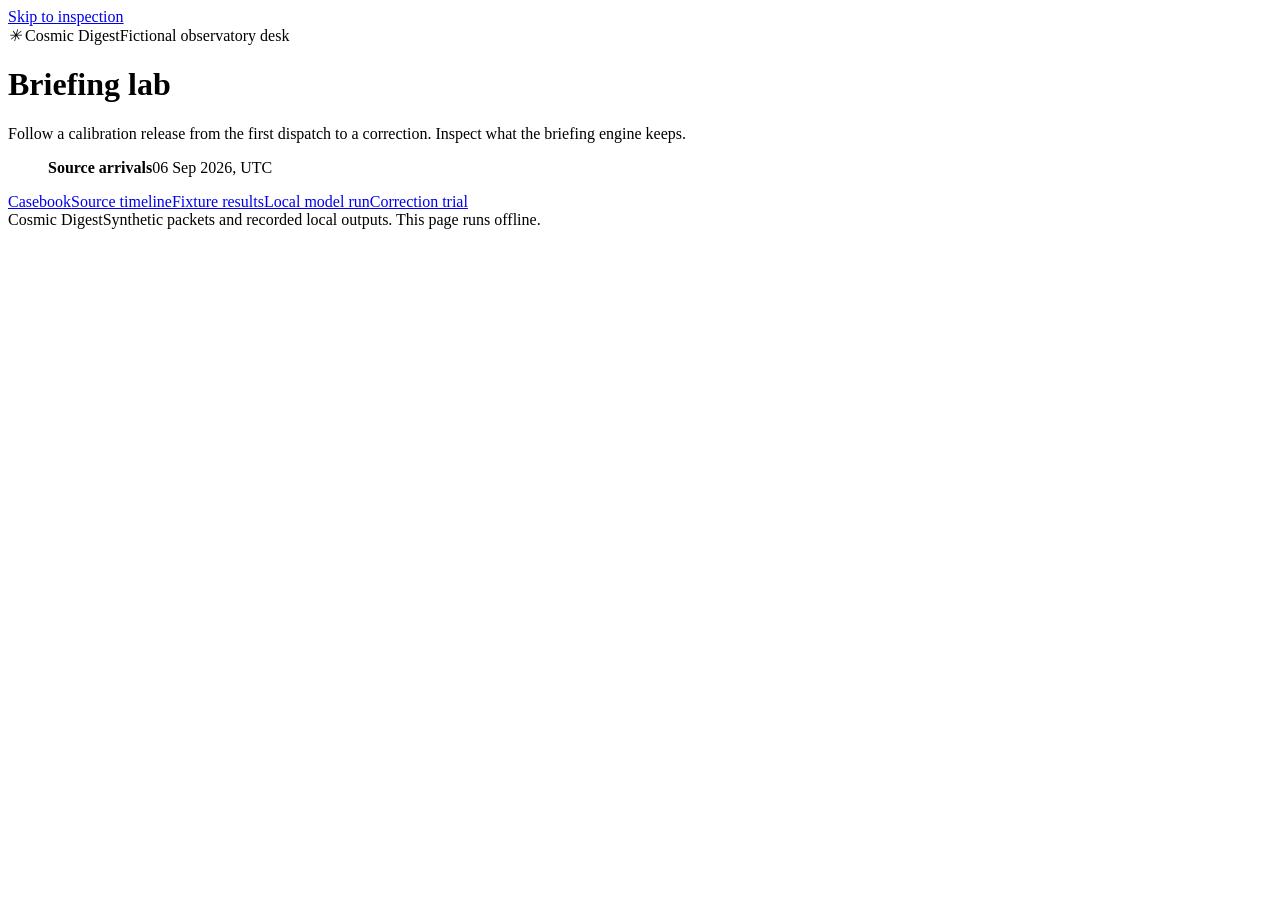
<file: tools/BriefingLab/web/index.html>
<!doctype html>
<html lang="en">
<head>
<meta charset="utf-8"><meta name="viewport" content="width=device-width,initial-scale=1">
<meta name="color-scheme" content="light">
<meta name="description" content="Inspect a fictional observatory briefing. Compare proposed model outputs, exact source excerpts and measured fallback decisions.">
<title>Briefing lab · Cosmic Digest</title>
<style>/* LAB_STYLE */</style>
</head>
<body>
<a href="#workspace" class="skip">Skip to inspection</a>
<header>
  <div class="shell mast"><span class="brand"><i aria-hidden="true">✳</i> Cosmic Digest</span><span class="desk">Fictional observatory desk</span></div>
  <div class="shell hero"><div><h1>Briefing lab</h1><p>Follow a calibration release from the first dispatch to a correction. Inspect what the briefing engine keeps.</p></div>
    <figure class="plot"><figcaption><strong>Source arrivals</strong><span>06 Sep 2026, UTC</span></figcaption><div id="arrivals"></div></figure>
  </div>
</header>
<main class="shell" id="workspace">
  <nav aria-label="Lab views" id="views"><a href="#case/borrowed-quote" data-view="case">Casebook</a><a href="#sources" data-view="sources">Source timeline</a><a href="#results" data-view="results">Fixture results</a><a href="#model" data-view="model">Local model run</a><a href="#corrections" data-view="corrections">Correction trial</a></nav>
  <section id="content" aria-label="Inspection workspace"></section>
</main>
<footer class="shell"><span>Cosmic Digest</span><span>Synthetic packets and recorded local outputs. This page runs offline.</span></footer>
<noscript>Enable JavaScript to inspect cases, or read the machine-readable report beside this page.</noscript>
<script type="application/json" id="lab-report"><!-- LAB_REPORT --></script>
<script>/* LAB_SCRIPT */</script>
</body></html>
</file>
